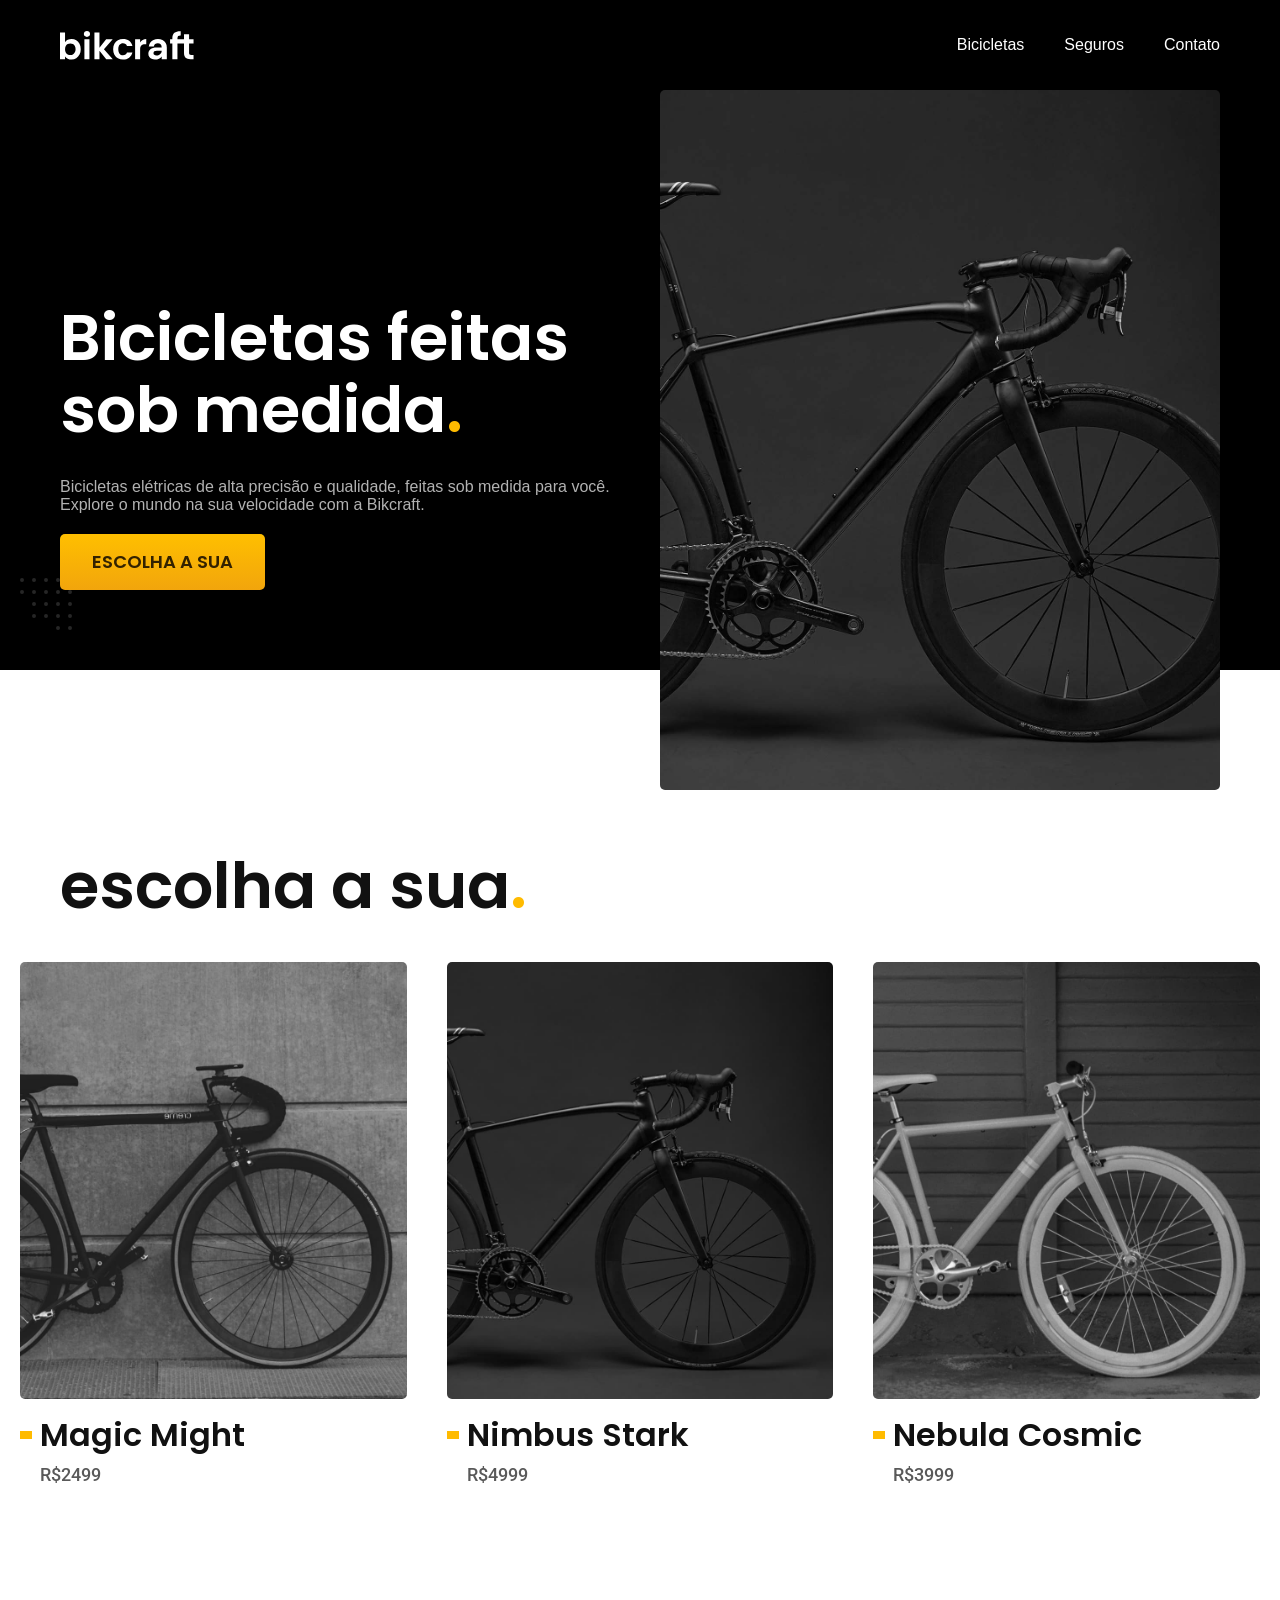
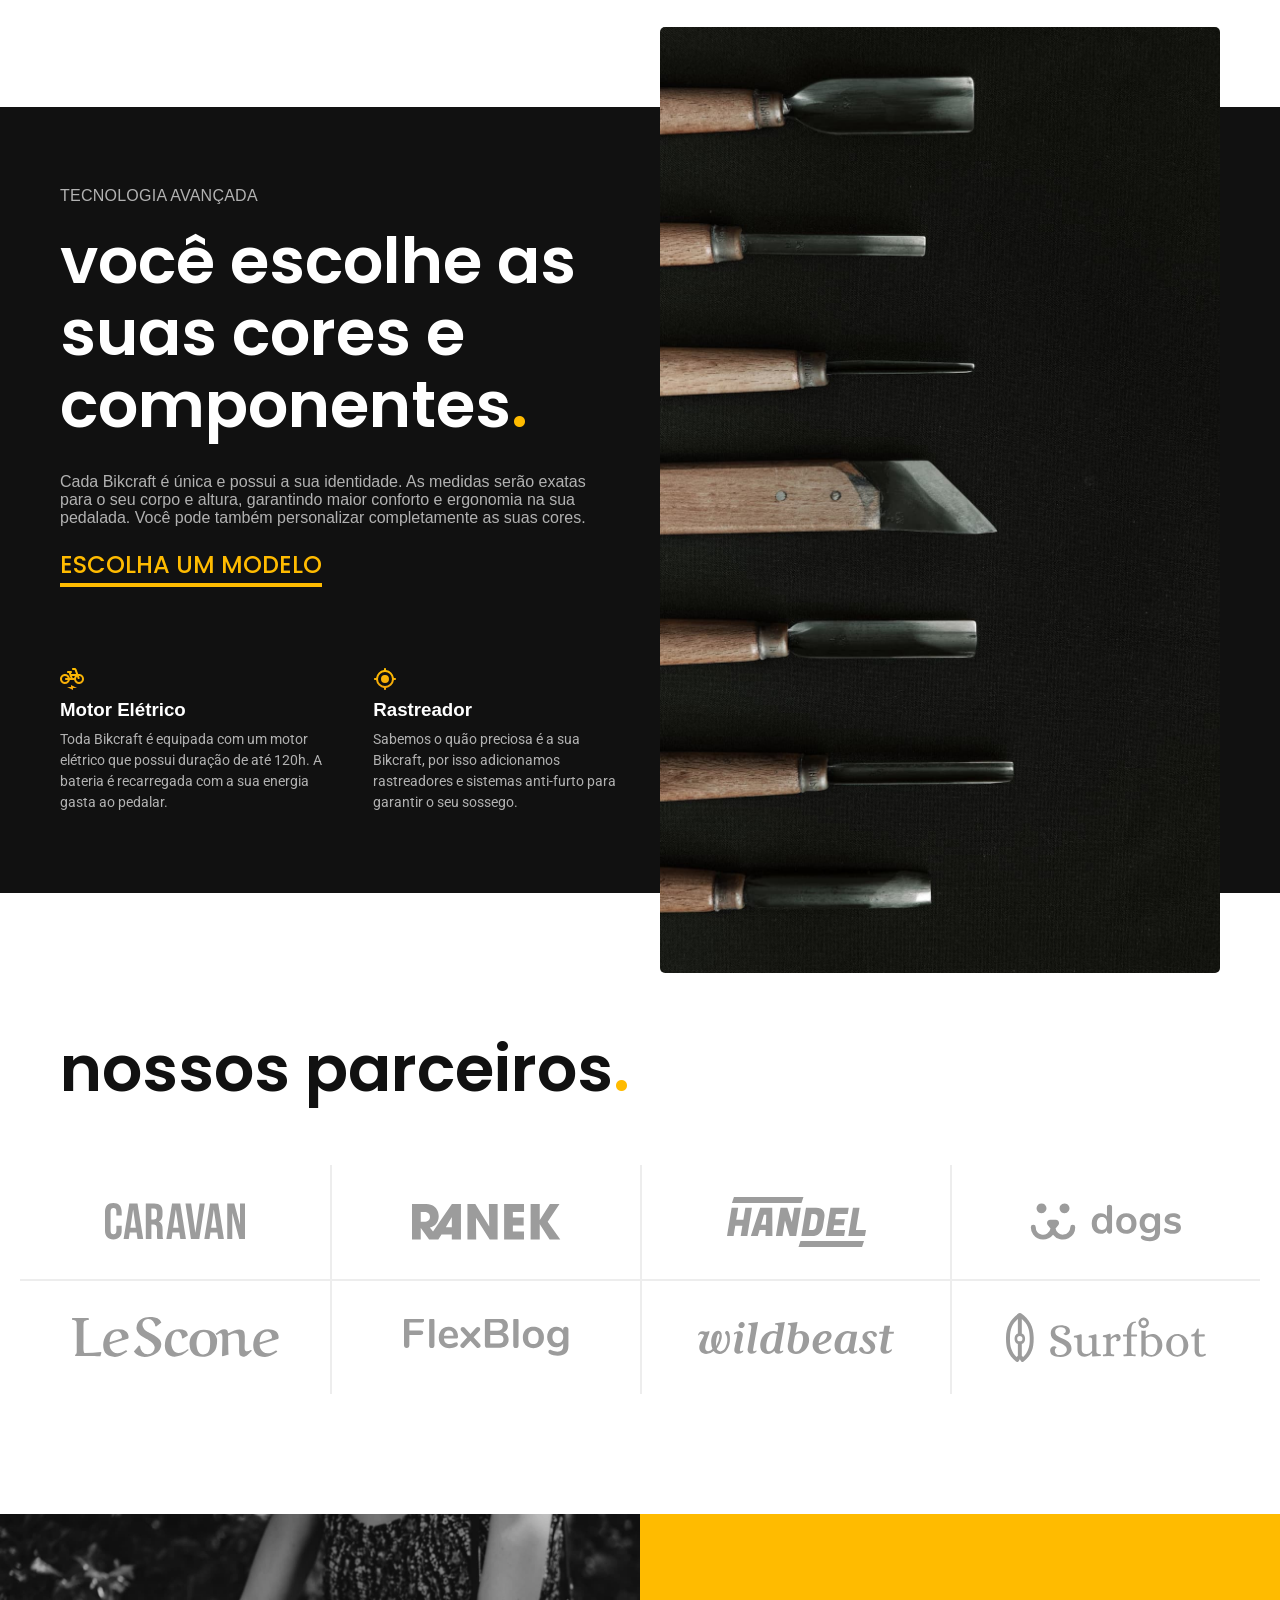
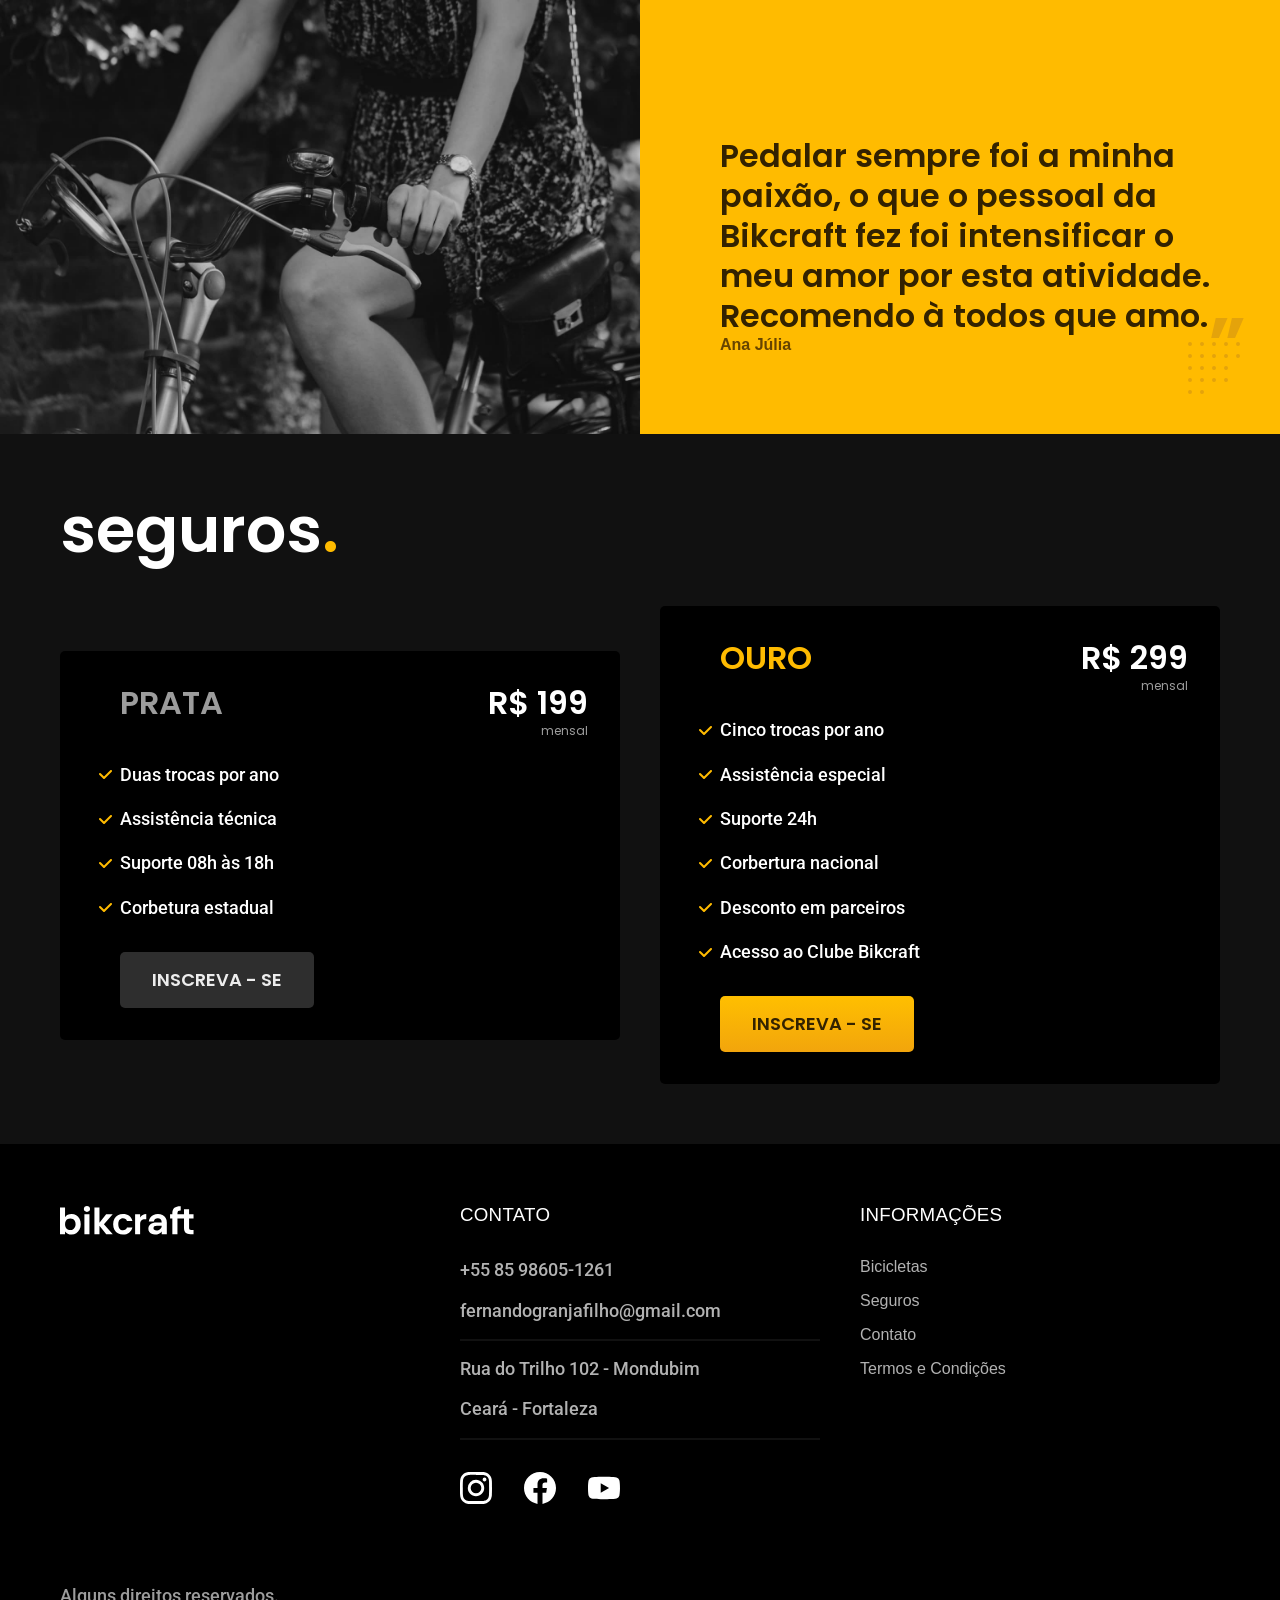
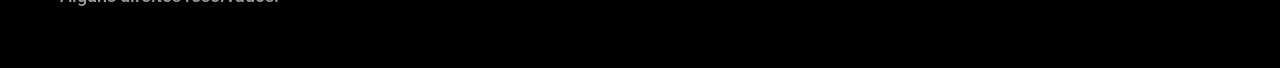
<file: index.html>
<!DOCTYPE html>
<html lang="pt-br">
<head>
    <meta charset="UTF-8">
    <meta name="viewport" content="width=device-width, initial-scale=1.0">
    
    <link rel="icon" href="./favicon.svg" type="svg+xml">
    <meta name="description" content="Bicicletas elétricas de alta precisão e qualidade, feitas sob medida para você. Explore o mundo na sua velocidade com a Bikcraft.">

    <link rel="preload" href="./css/style.min.css">
    <link rel="stylesheet" href="./css/style.min.css">

    <link rel="preconnect" href="https://fonts.googleapis.com">
    <link rel="preconnect" href="https://fonts.gstatic.com" crossorigin>
    <link href="https://fonts.googleapis.com/css2?family=Merriweather:ital,wght@1,900&family=Poppins:wght@500;600&family=Roboto:wght@400;500&display=swap" rel="stylesheet">
    <title>Bikcraft - Bicicletas Elétricas</title>

    <script>document.documentElement.classList.add('js');</script>
</head>
<body>
    <header class="header-bg">
        <div class="header container">
            <a href="./index.html"><img src="./img/bikcraft.svg" width="136" height="32" alt="Logo"></a>
            <nav aria-label="primaria">
                <ul class="header-menu font-1-m cor-0" aria-label="Menu Principal">
                    <li><a href="./bicicletas.html">Bicicletas</a></li>
                    <li><a href="./seguros.html">Seguros</a></li>
                    <li><a href="./contato.html">Contato</a></li>
                </ul>
            </nav>
        </div>
    </header>

    <main class="introduçao-bg">
        <div class="introduçao container">
            <div class="introduçao-conteudo">
                <h1 class="font-1-xxl cor-0 fadeIndown" data-anime="200">
                <h1 class="font-1-xxl cor-0 " data-anime="200">
                Bicicletas feitas sob medida<span class="cor-p1">.</span>
                </h1>
                <p class="font-2-l cor-5 fadeIndown" data-anime="400">Bicicletas elétricas de alta precisão e qualidade, feitas sob medida para você. Explore o mundo na sua velocidade com a Bikcraft.</p>
                <a class="botao fadeIndown" data-anime="600" href="./bicicletas.html">Escolha a sua</a>
            </div>
            <picture class="fadeIndown" data-anime="800">
                <source media="(max-width: 800px)" srcset="./img/bicicletas/nimbus.jpg">
                <img src="./img/fotos/introducao.jpg" width="1280" height="1600" alt="Bicicleta elétrica preta">
            </picture>
        </div>
    </main>

    <article class="bicicletas-lista">
        <h2 class=" container font-1-xxl">escolha a sua<span class="cor-p1">.</span></h2>

        <ul>
            <li>
                <a href="./Bicicletas/magic.html">
                    <img src="./img/bicicletas/magic-home.jpg" width="920" height="1040" alt="Bicicleta Magic Might">
                    <h3 class="font-1-xl">Magic Might</h3>
                    <span class="font-2-m cor-8">R$2499</span>
                </a>
            </li>

            <li>
                <a href="./Bicicletas/nimbus.html">
                    <img src="./img/bicicletas/nimbus-home.jpg" width="920" height="1040"  alt="Bicicleta Nimbus Stark">
                    <h3 class="font-1-xl">Nimbus Stark</h3>
                    <span class="font-2-m cor-8">R$4999</span>
                </a>
            </li>
            <li>
                <a href="./Bicicletas/nebula.html">
                    <img src="./img/bicicletas/nebula-home.jpg" width="920" height="1040"  alt="Bicicleta Nebula Cosmic">
                    <h3 class="font-1-xl">Nebula Cosmic</h3>
                    <span class="font-2-m cor-8">R$3999</span>
                </a>
            </li>
        </ul>
    </article>

    <article class="tecnologia-bg">
        <div class="tecnologia container">
            <div class="tecnologia-conteudo">
                <span class="font-2-l-b cor-5">tecnologia avançada</span>
                <h2 class="font-1-xxl cor-0">você escolhe as suas cores e componentes<span class="cor-p1">.</span>
                </h2>
                <p class="font-2-l cor-5">Cada Bikcraft é única e possui a sua identidade. As medidas serão exatas para o seu corpo e altura, garantindo maior conforto e ergonomia na sua pedalada. Você pode também personalizar completamente as suas cores.</p>
                <a class="link" href="./bicicletas.html">escolha um modelo</a>
                <div class="tecnologia-vantagens">
                    <div>
                        <img src="./img/icones/eletrica.svg" width="24" height="24"  alt="Ícone de Motor Elétrico">
                        <h3 class="font-1-m cor-0">Motor Elétrico</h3>
                        <p class="font-2-s cor-5">Toda Bikcraft é equipada com um motor elétrico que possui duração de até 120h. A bateria é recarregada com a sua energia gasta ao pedalar.</p>
                    </div>
                    <div>
                        <img src="./img/icones/rastreador.svg" width="24" height="24" alt="Ícone de Rastreador">
                        <h3 class="font-1-m cor-0">Rastreador</h3>
                        <p class="font-2-s cor-5">Sabemos o quão preciosa é a sua Bikcraft, por isso adicionamos rastreadores e sistemas anti-furto para garantir o seu sossego.</p>
                    </div>
                </div>   
            </div>
            <div class="tecnologia-imagem"> 
                <img src="./img/fotos/tecnologia.jpg" width="1200" height="1920" alt="Ferramentas de tecnologia"> 
            </div>
        </div>
    </article>

    <section class="parceiros" aria-label="nossos parceiros">
        <h2 class=" container  font-1-xxl">nossos parceiros<span  class="cor-p1">.</span></h2>
        <ul>
            <li> <img src="./img/parceiros/caravan.svg" width="140" height="38" alt="caravan"></li>
            <li> <img src="./img/parceiros/ranek.svg" width="149" height="36" alt="ranek"></li>
            <li> <img src="./img/parceiros/handel.svg" width="139" height="50" alt="handel"></li>
            <li> <img src="./img/parceiros/dogs.svg" width="152" height="39" alt="dogs"></li>
            <li> <img src="./img/parceiros/lescone.svg" width="208" height="41" alt="lescone"></li>
            <li> <img src="./img/parceiros/flexblog.svg" width="165" height="38" alt="flexblog"></li>
            <li><img src="./img/parceiros/wildbeast.svg" width="196" height="34" alt="wildbeast"></li>
            <li> <img src="./img/parceiros/surfbot.svg" width="200" height="49" alt="surfbot"></li>
        </ul> 
    </section>

    <section class="depoimento" aria-label="Depoimento">
        <div>
            <img src="./img/fotos/depoimento.jpg" width="1560" height="1360" alt="pessoa pedalando uma bicicleta">
        </div>
        <div class="depoimento-conteudo">
            <blockquote class="font-1-xl cor-p5">
                <p>Pedalar sempre foi a minha paixão, o que o pessoal da Bikcraft fez foi intensificar o meu amor por esta atividade. Recomendo à todos que amo.</p>
            </blockquote>
            <span class="font-1-m-b cor-p4">Ana Júlia</span>
        </div>
    </section>

    <article class="seguros-bg">
        <div class="seguros container">
            <h2 class="font-1-xxl cor-0">seguros<span class="cor-p1">.</span></h2>
            <div class="seguros-item">
                <h3 class="font-1-xl cor-6">PRATA</h3>
                <span class="font-1-xl cor-0">R$ 199 <span class="font-1-xs cor-6">mensal</span></span>
                <ul class="font-2-m cor-0">
                    <li>Duas trocas por ano</li> 
                    <li>Assistência técnica</li>
                    <li>Suporte 08h às 18h</li>
                    <li>Corbetura estadual</li>
                </ul>
                <a class="botao secundario" href="./orçamento.html">INSCREVA - SE</a>
            </div>

            <div class="seguros-item">
                <h3 class="font-1-xl cor-p1">OURO</h3>
                <span class="font-1-xl cor-0">R$ 299 <span class="font-1-xs cor-6">mensal</span></span>
                <ul class="font-2-m cor-0">
                    <li>Cinco trocas por ano</li>
                    <li>Assistência especial</li>
                    <li>Suporte 24h</li>
                    <li>Corbertura nacional</li>
                    <li>Desconto em parceiros</li>
                    <li>Acesso ao Clube Bikcraft</li>
                </ul>
                <a class="botao" href="./orçamento.html">INSCREVA - SE</a>
            </div>
        </div>
    </article>

    <footer class="footer-bg">
        <div class="footer container">
            <img src="./img/bikcraft.svg" width="136" height="32" alt="Bikcraft">
            <div class="footer-contato">
                <h3 class="font-2-l-b cor-0">Contato</h3>
                <ul class="font-2-m cor-5">
                    <li><a href="tel:+5585986051261"></a>+55 85 98605-1261</li>
                    <li><a href="mailto:fernandogranjafilho@gmail.com"></a>fernandogranjafilho@gmail.com</li>
                    <li>Rua do Trilho 102 - Mondubim</li>
                    <li>Ceará - Fortaleza</li>
                </ul>
                <div class="footer-redes">
                    <a href="./">
                        <img src="./img/redes/instagram.svg" width="32" height="32" alt="Instagram">
                    </a>
                    <a href="./">
                        <img src="./img/redes/facebook.svg" width="32" height="32" alt="Facebook">
                    </a>
                    <a href="./">
                        <img src="./img/redes/youtube.svg" width="32" height="32" alt="Youtube">
                    </a>
                </div>
            </div>
            <div class="footer-informaçoes">
                <h3 class="font-2-l-b cor-0">Informações</h3>
                <nav>
                    <ul class="font-1-m cor-5">
                        <li>
                            <a href="./bicicletas.html">Bicicletas</a>
                        </li>
                        <li>
                            <a href="./seguros.html">Seguros</a>
                        </li>
                        <li>
                            <a href="./contato.html">Contato</a>
                        </li>
                        <li>
                            <a href="./termos.html">Termos e Condições</a>
                        </li>
                    </ul>
                </nav>
            </div>
            <p class="footer-copy font-2-m cor-6">Alguns direitos reservados.</p>
        </div>
    </footer>
    <script src="./js/plugins/simple-anime.js"></script>
    <script src="./js/script.js"></script>
</body>
</html>
</file>
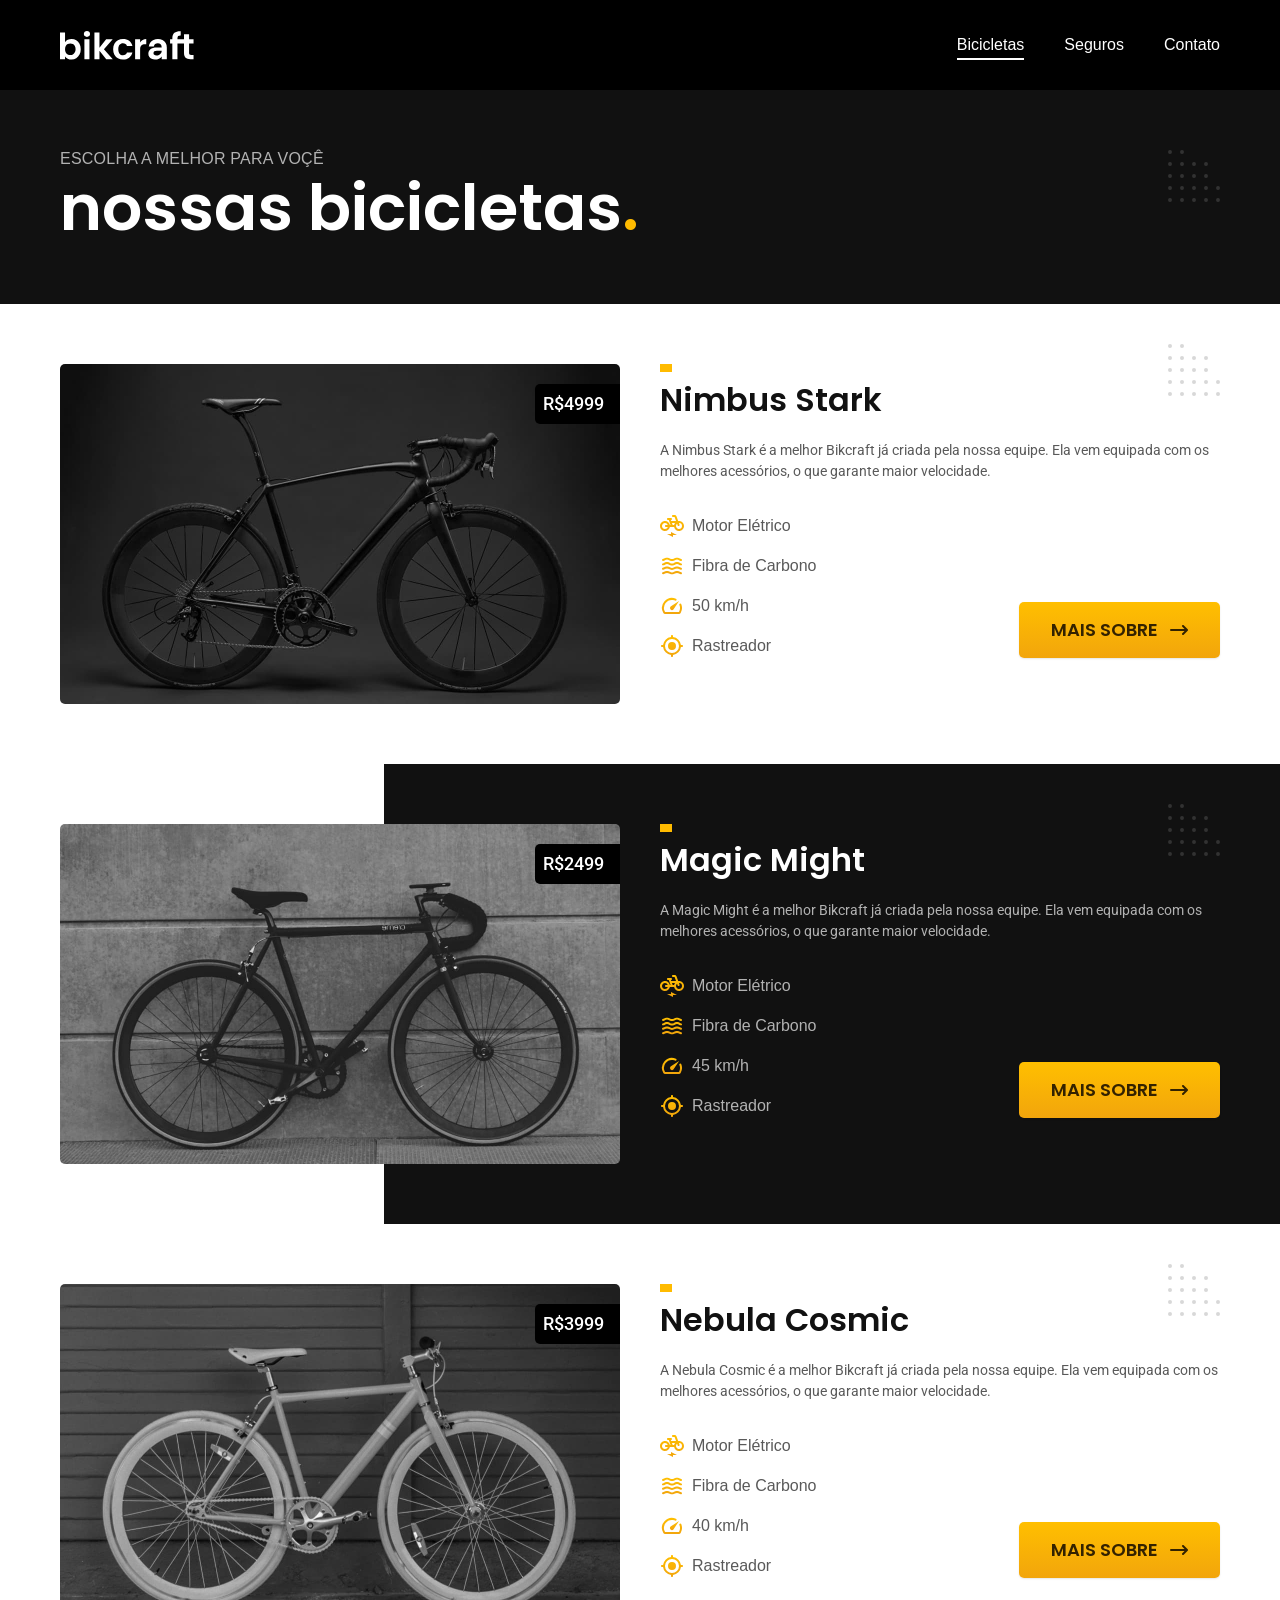
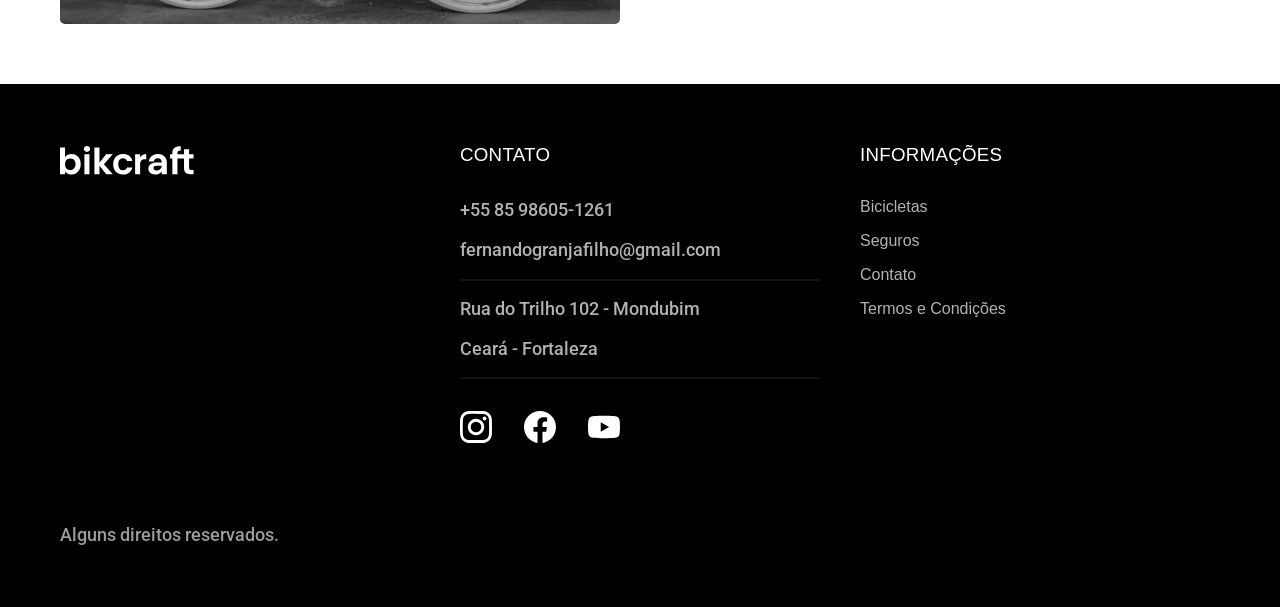
<file: bicicletas.html>
<!DOCTYPE html>
<html lang="pt-br">
<head>
    <meta charset="UTF-8">
    <meta name="viewport" content="width=device-width, initial-scale=1.0">
    <link rel="icon" href="./favicon.svg" type="svg+xml">
    <meta name="description" content="Nossas Bicicletas.">
    <link rel="preload" href="./css/style.min.css">
    <link rel="stylesheet" href="./css/style.min.css">
    <link rel="preconnect" href="https://fonts.googleapis.com">
    <link rel="preconnect" href="https://fonts.gstatic.com" crossorigin>
    <link href="https://fonts.googleapis.com/css2?family=Merriweather:ital,wght@1,900&family=Poppins:wght@500;600&family=Roboto:wght@400;500&display=swap" rel="stylesheet">
    <title>Bicicletas | Bikcraft</title>
<script>document.documentElement.classList.add('js');</script>
</head>
<body id="bicicletas">
    <header class="header-bg">
        <div class="header container">
            <a href="./index.html"><img src="./img/bikcraft.svg" width="136" height="32" alt="Logo"></a>
            <nav aria-label="primaria">
                <ul class="header-menu font-1-m cor-0" aria-label="Menu Principal">
                    <li><a href="./bicicletas.html">Bicicletas</a></li>
                    <li><a href="./seguros.html">Seguros</a></li>
                    <li><a href="./contato.html">Contato</a></li>
                </ul>
            </nav>
        </div>
    </header>

    <main>
        <div class="titulo-bg">
            <div class="titulo container">
                <p class="font-2-l-b cor-5">Escolha a melhor para voçê</p>
                <h1 class="font-1-xxl cor-0">nossas bicicletas<span class="cor-p1">.</span></h1>
            </div>
        </div>

        <div class="bicicletas container">
            <div class="bicicletas-imagem">
                <img src="./img/bicicletas/nimbus.jpg" width="1120" height="680"alt="Bicicleta Preta">
                <span class="font-2-m cor-0">R$4999</span>
            </div>
            <div class="bicicletas-conteudo">
                <h2 class="font-1-xl">Nimbus Stark</h2>
                <p class="font-2-s cor-8">A Nimbus Stark é a melhor Bikcraft já criada pela nossa equipe. Ela vem equipada com os melhores acessórios, o que garante maior velocidade.</p>
                <ul class="font-1-m cor-8">
                    <li>
                        <img class="icone" src="./img/icones/eletrica.svg" width="24" height="24" alt="">
                        <span>Motor Elétrico</span>
                    </li>
                    <li>
                        <img class="icone" src="./img/icones/carbono.svg" width="24" height="24" alt="">
                        <span>Fibra de Carbono</span>
                    </li>
                    <li>
                        <img class="icone" src="./img/icones/velocidade.svg" width="24" height="24" alt="">
                        <span>50 km/h</span>
                    </li>
                    <li>
                        <img class="icone" src="./img/icones/rastreador.svg" width="24" height="24" alt="">
                        <span>Rastreador</span>
                    </li>
                </ul>
                <a class="botao seta" href="./bicicletas/nimbus.html">Mais Sobre</a>
            </div>
        </div>

        <div class="bicicletas-bg">
            <div class="bicicletas container">
                <div class="bicicletas-imagem">
                    <img src="./img/bicicletas/magic.jpg" width="1120" height="680" alt="Bicicleta Preta">
                    <span class="font-2-m cor-0">R$2499</span>
                </div>
                <div class="bicicletas-conteudo">
                    <h2 class="font-1-xl cor-0">Magic Might</h2>
                    <p class="font-2-s cor-5">A Magic Might é a melhor Bikcraft já criada pela nossa equipe. Ela vem equipada com os melhores acessórios, o que garante maior velocidade.</p>
                    <ul class="font-1-m cor-5">
                        <li>
                            <img class="icone" src="./img/icones/eletrica.svg" width="24" height="24" alt="">
                            <span>Motor Elétrico</span>
                        </li>
                        <li>
                            <img class="icone" src="./img/icones/carbono.svg" width="24" height="24" alt="">
                            <span>Fibra de Carbono</span>
                        </li>
                        <li>
                            <img class="icone" src="./img/icones/velocidade.svg" width="24" height="24" alt="">
                            <span>45 km/h</span>
                        </li>
                        <li>
                            <img class="icone" src="./img/icones/rastreador.svg" width="24" height="24" alt="">
                            <span>Rastreador</span>
                        </li>
                    </ul>
                    <a class="botao seta" href="./bicicletas/magic.html">Mais Sobre</a>
                </div>
            </div>
        </div>

        <div class="bicicletas container">
            <div class="bicicletas-imagem">
                <img src="./img/bicicletas/nebula.jpg" width="1120" height="680" alt="Bicicleta Preta">
                <span class="font-2-m cor-0">R$3999</span>
            </div>
            <div class="bicicletas-conteudo">
                <h2 class="font-1-xl">Nebula Cosmic</h2>
                <p class="font-2-s cor-8">A Nebula Cosmic é a melhor Bikcraft já criada pela nossa equipe. Ela vem equipada com os melhores acessórios, o que garante maior velocidade.</p>
                <ul class="font-1-m cor-8">
                    <li>
                        <img class="icone" src="./img/icones/eletrica.svg" width="24" height="24" alt="">
                        <span>Motor Elétrico</span>
                    </li>
                    <li>
                        <img class="icone" src="./img/icones/carbono.svg" width="24" height="24" alt="">
                        <span>Fibra de Carbono</span>
                    </li>
                    <li>
                        <img class="icone" src="./img/icones/velocidade.svg" width="24" height="24" alt="">
                        <span>40 km/h</span>
                    </li>
                    <li>
                        <img class="icone" src="./img/icones/rastreador.svg" width="24" height="24" alt="">
                        <span>Rastreador</span>
                    </li>
                </ul>
                <a class="botao seta" href="./bicicletas/nebula.html">Mais Sobre</a>
            </div>
        </div>
    </main>

    <footer class="footer-bg">
        <div class="footer container">
            <img src="./img/bikcraft.svg" width="136" height="32" alt="Bikcraft">
            <div class="footer-contato">
                <h3 class="font-2-l-b cor-0">Contato</h3>
                <ul class="font-2-m cor-5">
                    <li><a href="tel:+5585986051261"></a>+55 85 98605-1261</li>
                    <li><a href="mailto:fernandogranjafilho@gmail.com"></a>fernandogranjafilho@gmail.com</li>
                    <li>Rua do Trilho 102 - Mondubim</li>
                    <li>Ceará - Fortaleza</li>
                </ul>
                <div class="footer-redes">
                    <a href="./">
                        <img src="./img/redes/instagram.svg" width="32" height="32" alt="Instagram">
                    </a>
                    <a href="./">
                        <img src="./img/redes/facebook.svg" width="32" height="32" alt="Facebook">
                    </a>
                    <a href="./">
                        <img src="./img/redes/youtube.svg" width="32" height="32" alt="Youtube">
                    </a>
                </div>
            </div>
            <div class="footer-informaçoes">
                <h3 class="font-2-l-b cor-0">Informações</h3>
                <nav>
                    <ul class="font-1-m cor-5">
                        <li>
                            <a href="./bicicletas.html">Bicicletas</a>
                        </li>
                        <li>
                            <a href="./seguros.html">Seguros</a>
                        </li>
                        <li>
                            <a href="./contato.html">Contato</a>
                        </li>
                        <li>
                            <a href="./termos.html">Termos e Condições</a>
                        </li>
                    </ul>
                </nav>
            </div>
            <p class="footer-copy font-2-m cor-6">Alguns direitos reservados.</p>
        </div>
    </footer>
    
    <script src="./js/script.js"></script>
</body>
</html>
</file>
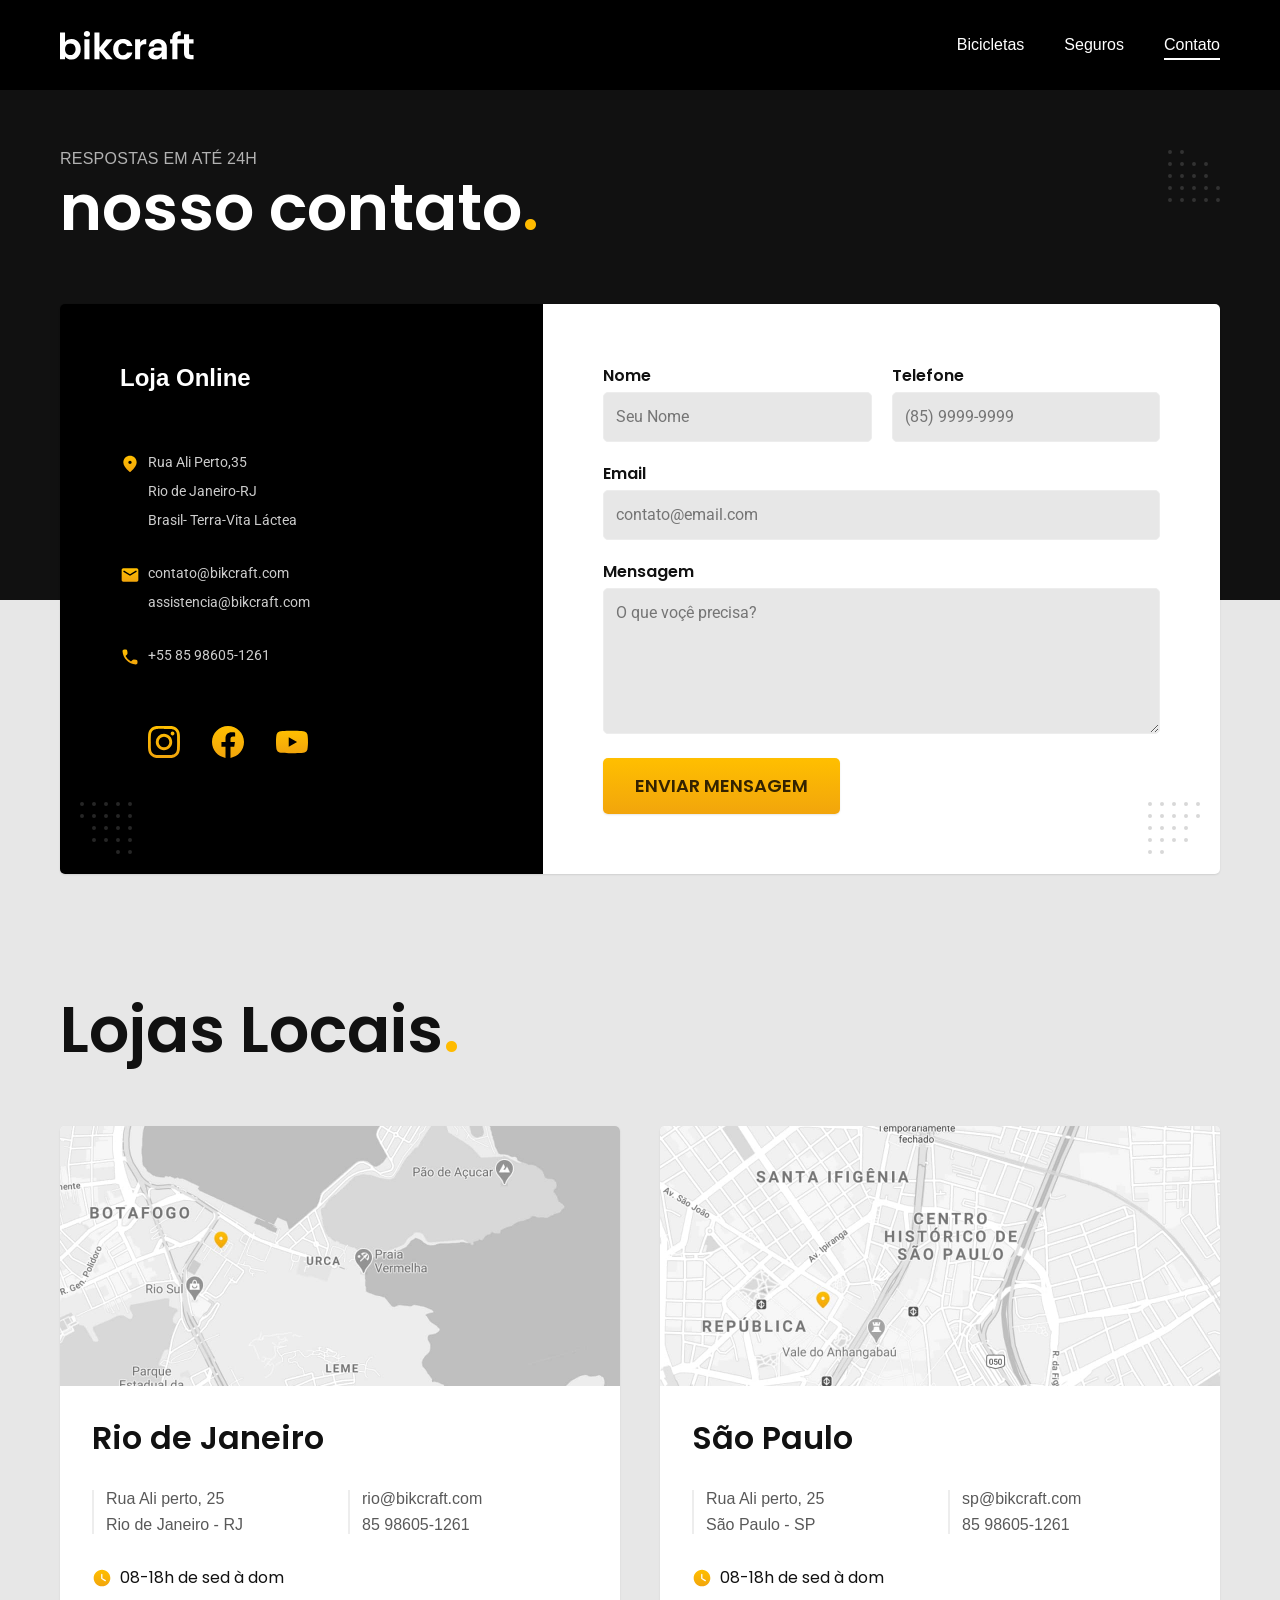
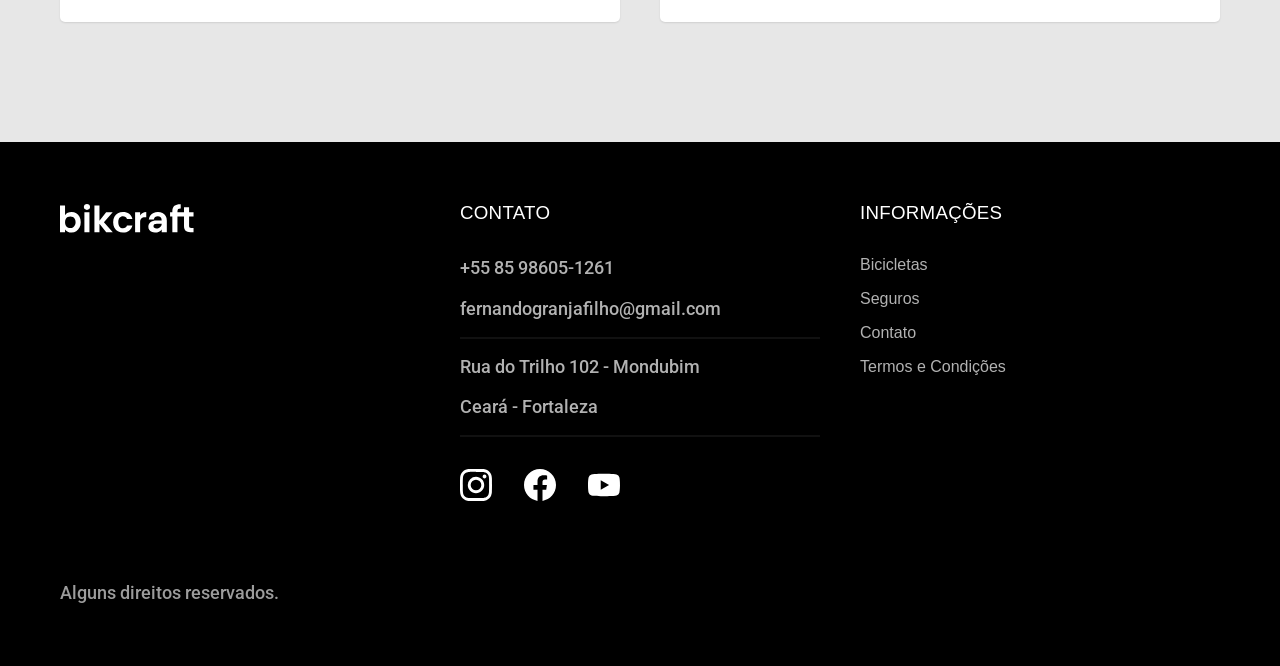
<file: contato.html>
<!DOCTYPE html>
<html lang="pt-br">
<head>
    <meta charset="UTF-8">
    <meta name="viewport" content="width=device-width, initial-scale=1.0">
    <link rel="icon" href="./favicon.svg" type="svg+xml">
    <meta name="description" content="Nossos Contatos.">
    <link rel="preload" href="./css/style.min.css">
    <link rel="stylesheet" href="./css/style.min.css">
    <link rel="preconnect" href="https://fonts.googleapis.com">
    <link rel="preconnect" href="https://fonts.gstatic.com" crossorigin>
    <link href="https://fonts.googleapis.com/css2?family=Merriweather:ital,wght@1,900&family=Poppins:wght@500;600&family=Roboto:wght@400;500&display=swap" rel="stylesheet">
    <title>Contatos | Bikcraft</title>
<script>document.documentElement.classList.add('js');</script>
</head>
<body id="contato">
    <header class="header-bg">
        <div class="header container">
            <a href="./index.html"><img src="./img/bikcraft.svg" width="136" height="32" alt="Logo"></a>
            <nav aria-label="primaria">
                <ul class="header-menu font-1-m cor-0" aria-label="Menu Principal">
                    <li><a href="./bicicletas.html">Bicicletas</a></li>
                    <li><a href="./seguros.html">Seguros</a></li>
                    <li><a href="./contato.html">Contato</a></li>
                </ul>
            </nav>
        </div>
    </header>

    <main>
        <div class="titulo-bg">
            <div class="titulo container">
                <p class="font-2-l-b cor-5">Respostas em até 24h</p>
                <h1 class="font-1-xxl cor-0">nosso contato<span class="cor-p1">.</span></h1>
            </div>
        </div>

        <div class="contato container">
            <section class="contato-dados" aria-label="Endereço">
                <h2 class="font-1-m cor-0">Loja Online</h2>
                <div class="contato-endereço font-2-s cor-4">
                    <p>Rua Ali Perto,35</p>
                    <p>Rio de Janeiro-RJ</p>
                    <p>Brasil- Terra-Vita Láctea</p>
                </div>
                <address class="contato-meios font-2-s cor-4">
                    <a href="mailto:contato@bikcraft.com">contato@bikcraft.com</a>
                    <a href="mailto:assistencia@bikcraft.com">assistencia@bikcraft.com</a>
                    <a href="tel:+5585986051261">+55 85 98605-1261</a>
                </address>
                <div class="contato-redes">
                    <a href="./">
                        <img src="./img/redes/instagram-p.svg" width="32" height="32" alt="Instagram">
                    </a>
                    <a href="./">
                        <img src="./img/redes/facebook-p.svg" width="32" height="32" alt="Facebook">
                    </a>
                    <a href="./">
                        <img src="./img/redes/youtube-p.svg" width="32" height="32" alt="Youtube">
                    </a>
                </div>
            </section>
            <section class="contato-formulario" aria-label="Formulário">
                <form class="form" action="./contato.html">
                    <div>
                        <label for="nome">Nome</label>
                        <input type="text" id="nome" name="nome" placeholder="Seu Nome">
                    </div>
                    <div>
                        <label for="nome">Telefone</label>
                        <input type="text" id="telefonet" name="telefone" placeholder="(85) 9999-9999">
                    </div>
                    <div class="col-2">
                        <label for="nome">Email</label>
                        <input type="email" id="emailt" name="email" placeholder="contato@email.com" required>
                    </div>
                    <div class="col-2">
                        <label for="nome">Mensagem</label>
                        <textarea rows="5" id="mensagem" name="mensagem" placeholder="O que voçê precisa?"></textarea> 
                    </div>
                    <button class="botao col-2">Enviar Mensagem</button>
                </form>
            </section>
        </div>
    </main>

    <article class="lojas container">
        <h2 class="font-1-xxl">Lojas Locais<span class="cor-p1">.</span></h2>
        <div class="lojas-item">
            <img src="./img/lojas/rj.jpg" width="1120" height="520" alt="Mapa marcando endereço em Rua Ali perto ,25 em Rio de Janeiro-RJ">
            <div class="lojas-conteudo">
                <h3 class="font-1-xl">Rio de Janeiro</h3>
                <div class="lojas-dados font -2-s cor-8">
                    <p>Rua Ali perto, 25</p>
                    <p>Rio de Janeiro - RJ</p>
                </div>
                <div class="lojas-dados font -2-s cor-8">
                    <a href="mailto:rio@bikcraft.com">rio@bikcraft.com</a>
                    <a href="tel:+5585986051261">85 98605-1261</a>
                </div>
                <p class="lojas-tempo font-1-s"> <img src="./img/icones/horario.svg" width="20" height="20" alt=""> 08-18h de sed à dom</p>
            </div>    
        </div>

        <div class="lojas-item">
            <img src="./img/lojas/sp.jpg" width="1120" height="520" alt="Mapa marcando endereço em Rua Ali perto ,25 em São Paulo-SP">
            <div class="lojas-conteudo">
                <h3 class="font-1-xl">São Paulo</h3>
                <div class="lojas-dados font -2-s cor-8">
                    <p>Rua Ali perto, 25</p>
                    <p>São Paulo - SP</p>
                </div>
                <div class="lojas-dados font -2-s cor-8">
                    <a href="mailto:sp@bikcraft.com">sp@bikcraft.com</a>
                    <a href="tel:+5585986051261">85 98605-1261</a>
                </div>
                <p class="lojas-tempo font-1-s"> <img src="./img/icones/horario.svg" width="20" height="20" alt=""> 08-18h de sed à dom</p>
            </div>    
        </div>
    </article>

    <footer class="footer-bg">
        <div class="footer container">
            <img src="./img/bikcraft.svg" width="136" height="32" alt="Bikcraft">
            <div class="footer-contato">
                <h3 class="font-2-l-b cor-0">Contato</h3>
                <ul class="font-2-m cor-5">
                    <li><a href="tel:+5585986051261"></a>+55 85 98605-1261</li>
                    <li><a href="mailto:fernandogranjafilho@gmail.com"></a>fernandogranjafilho@gmail.com</li>
                    <li>Rua do Trilho 102 - Mondubim</li>
                    <li>Ceará - Fortaleza</li>
                </ul>
                <div class="footer-redes">
                    <a href="./">
                        <img src="./img/redes/instagram.svg" width="32" height="32" alt="Instagram">
                    </a>
                    <a href="./">
                        <img src="./img/redes/facebook.svg" width="32" height="32" alt="Facebook">
                    </a>
                    <a href="./">
                        <img src="./img/redes/youtube.svg" width="32" height="32" alt="Youtube">
                    </a>
                </div>
            </div>
            <div class="footer-informaçoes">
                <h3 class="font-2-l-b cor-0">Informações</h3>
                <nav>
                    <ul class="font-1-m cor-5">
                        <li>
                            <a href="./bicicletas.html">Bicicletas</a>
                        </li>
                        <li>
                            <a href="./seguros.html">Seguros</a>
                        </li>
                        <li>
                            <a href="./contato.html">Contato</a>
                        </li>
                        <li>
                            <a href="./termos.html">Termos e Condições</a>
                        </li>
                    </ul>
                </nav>
            </div>
            <p class="footer-copy font-2-m cor-6">Alguns direitos reservados.</p>
        </div>
    </footer>

    <script src="./js/script.js"></script>
    <script src="./js/formulario.js"></script>
</body>
</html>
</file>
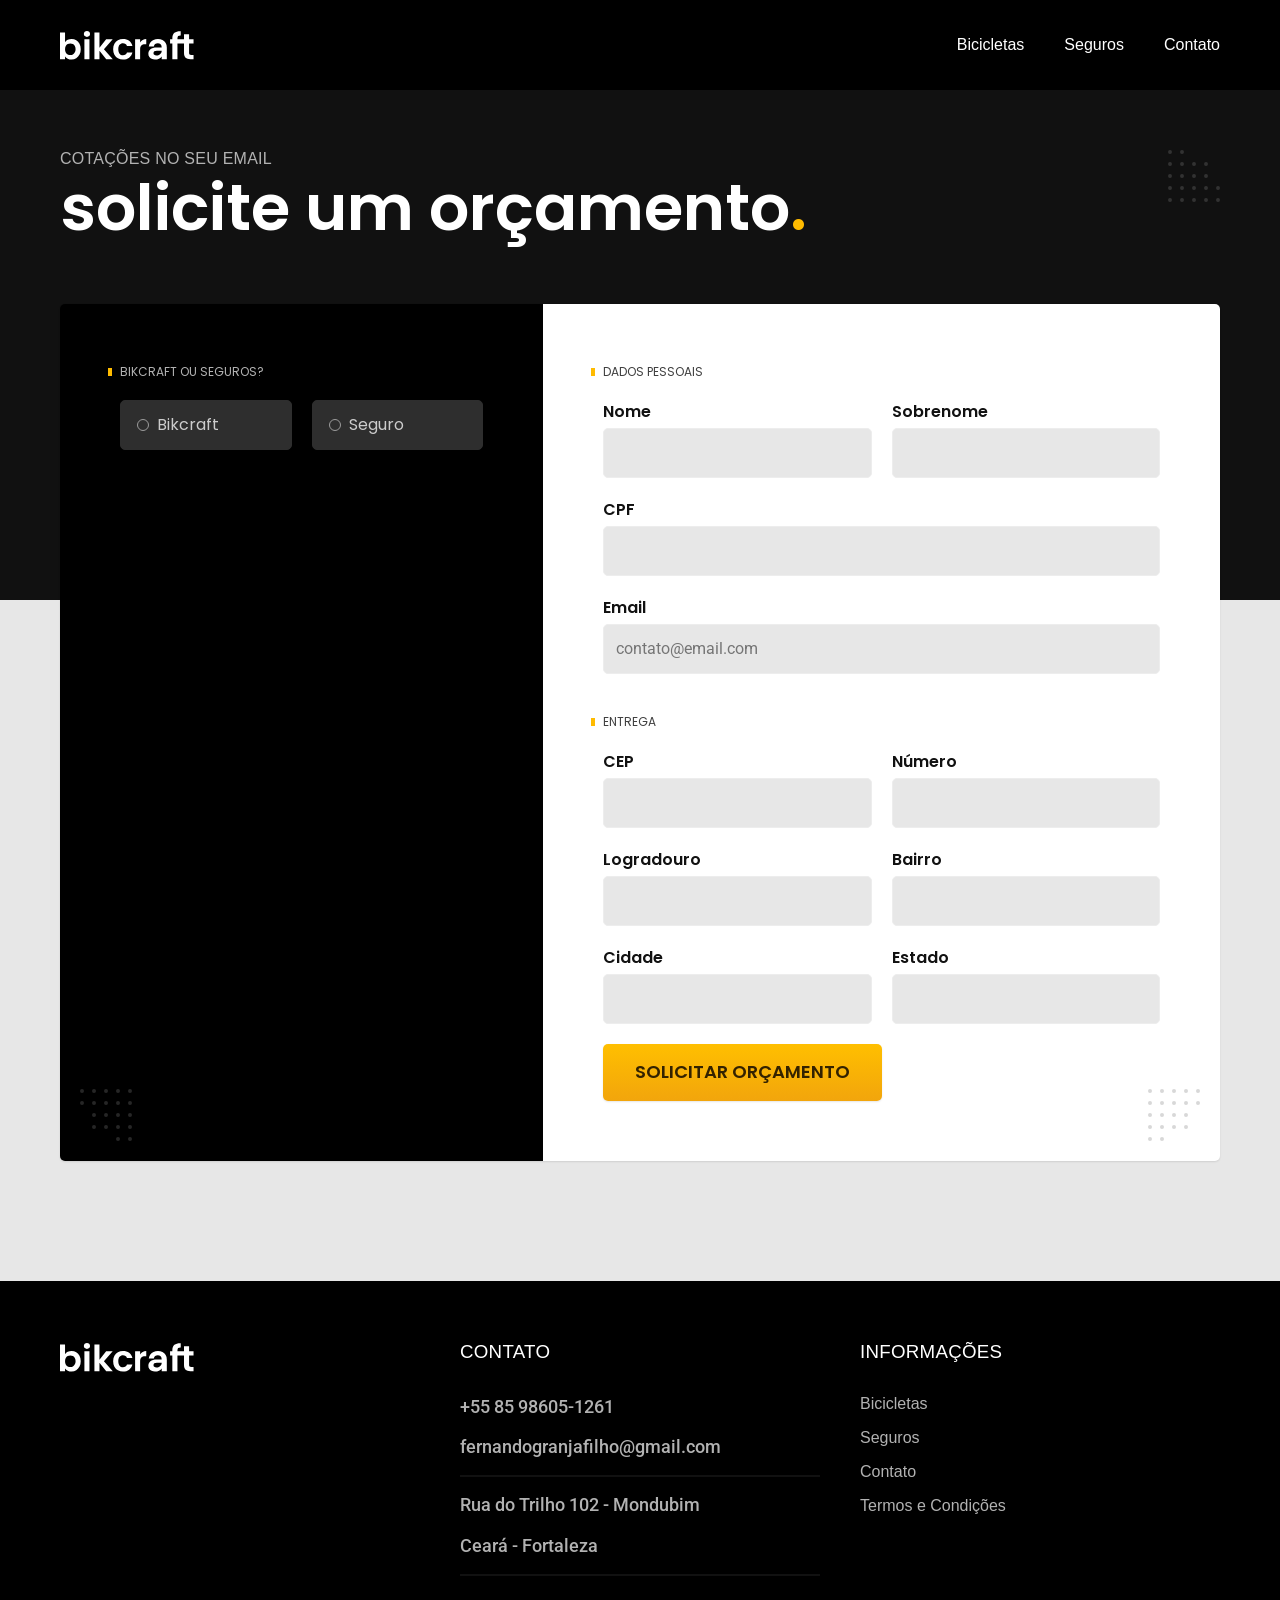
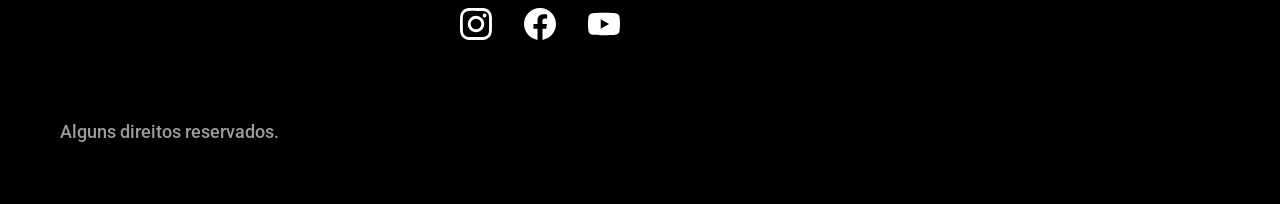
<file: orçamento.html>
<!DOCTYPE html>
<html lang="pt-br">
<head>
    <meta charset="UTF-8">
    <meta name="viewport" content="width=device-width, initial-scale=1.0">
    <link rel="icon" href="./favicon.svg" type="svg+xml">
    <meta name="description" content="Solicite um Orçamento.">
    <link rel="preload" href="./css/style.min.css">
    <link rel="stylesheet" href="./css/style.min.css">
    <link rel="preconnect" href="https://fonts.googleapis.com">
    <link rel="preconnect" href="https://fonts.gstatic.com" crossorigin>
    <link href="https://fonts.googleapis.com/css2?family=Merriweather:ital,wght@1,900&family=Poppins:wght@500;600&family=Roboto:wght@400;500&display=swap" rel="stylesheet">
    <title>Orçamento | Bikcraft</title>
<script>document.documentElement.classList.add('js');</script>
</head>
<body id="orçamento">
    <header class="header-bg">
        <div class="header container">
            <a href="./index.html"><img src="./img/bikcraft.svg" width="136" height="32" alt="Logo"></a>
            <nav aria-label="primaria">
                <ul class="header-menu font-1-m cor-0" aria-label="Menu Principal">
                    <li><a href="./bicicletas.html">Bicicletas</a></li>
                    <li><a href="./seguros.html">Seguros</a></li>
                    <li><a href="./contato.html">Contato</a></li>
                </ul>
            </nav>
        </div>
    </header>

    <main>
        <div class="titulo-bg">
            <div class="titulo container">
                <p class="font-2-l-b cor-5">Cotações no seu Email</p>
                <h1 class="font-1-xxl cor-0">solicite um orçamento<span class="cor-p1">.</span></h1>
            </div>
        </div>

        <form class="orçamento container" action="./">
            <div class="orçamento-produto">
                <h2 class="font-1-xs cor-5">Bikcraft ou Seguros?</h2>

                <input type="radio" name="tipo" value="bikcraft" id="bikcraft">
                <label for="bikcraft">Bikcraft</label>

                <input type="radio" name="tipo" value="seguro" id="seguro">
                <label for="seguro">Seguro</label>

                <div class="orçamento-conteudo" id="orçamento-bikcraft">
                    <h2 class="font-1-xs cor-5">Escolha a sua</h2>

                    <input type="radio" name="produto" value="nimbus" id="nimbus">
                    <label for="nimbus">Nimbus Stark <span>R$ 4999</span></label>
                    <div class="orçamento-detalhes">
                        <ul class="font-1-xs cor-8">
                            <li>
                                <img src="./img/icones/eletrica.svg" width="24" height="24" alt="">
                                Motor Elétrico
                            </li>
                            <li>
                                <img src="./img/icones/carbono.svg" width="24" height="24" alt="">
                                Fibra de Carbono
                            </li>
                            <li>
                                <img src="./img/icones/velocidade.svg" width="24" height="24" alt="">
                                50km/h
                            </li>
                            <li>
                                <img src="./img/icones/rastreador.svg" width="24" height="24" alt="">
                                Rastreador
                            </li>
                        </ul>
                        <img src="./img/bicicletas/nimbus.jpg" width="1120" height="680" alt="Bicicleta Preta">
                    </div>

                    <input type="radio" name="produto" value="magic" id="magic">
                    <label for="magic">Magic Might <span>R$ 2499</span></label>
                    <div class="orçamento-detalhes">
                        <ul class="font-1-xs cor-8">
                            <li>
                                <img src="./img/icones/eletrica.svg" width="24" height="24" alt="">
                                Motor Elétrico
                            </li>
                            <li>
                                <img src="./img/icones/carbono.svg" width="24" height="24" alt="">
                                Fibra de Carbono
                            </li>
                            <li>
                                <img src="./img/icones/velocidade.svg" width="24" height="24" alt="">
                                45km/h
                            </li>
                            <li>
                                <img src="./img/icones/rastreador.svg" width="24" height="24" alt="">
                                Rastreador
                            </li>
                        </ul>
                        <img src="./img/bicicletas/magic.jpg" width="1120" height="680" alt="Bicicleta Preta">
                    </div>

                    <input type="radio" name="produto" value="nebula" id="nebula">
                    <label for="nebula">Nebula Cosmic <span>R$ 3999</span></label>
                    <div class="orçamento-detalhes">
                        <ul class="font-1-xs cor-8">
                            <li>
                                <img src="./img/icones/eletrica.svg" width="24" height="24" alt="">
                                Motor Elétrico
                            </li>
                            <li>
                                <img src="./img/icones/carbono.svg" width="24" height="24" alt="">
                                Fibra de Carbono
                            </li>
                            <li>
                                <img src="./img/icones/velocidade.svg" width="24" height="24" alt="">
                                40km/h
                            </li>
                            <li>
                                <img src="./img/icones/rastreador.svg" width="24" height="24" alt="">
                                Rastreador
                            </li>
                        </ul>
                        <img src="./img/bicicletas/nebula.jpg" width="1120" height="680" alt="Bicicleta Preta">
                    </div>
                </div>

                <div class="orçamento-conteudo" id="orçamento-seguro">
                    <h2 class="font-1-xs cor-5">Escolha o plano</h2>

                    <input type="radio" name="produto" value="prata" id="prata">
                    <label for="prata">Prata <span>R$ 199</span></label>

                    <input type="radio" name="produto" value="ouro" id="ouro">
                    <label for="ouro">Ouro <span>R$ 299</span></label>
                </div>
            </div>

            <div class="orçamento-dados form">
                <h2 class="font-1-xs cor-9 col-2">Dados Pessoais</h2>
                <div>
                    <label for="nome">Nome</label>
                    <input type="text" id="nome" name="nome">
                </div> 
                <div>
                    <label for="sobrenome">Sobrenome</label>
                    <input type="text" id="sobrenomet" name="sobrenome">
                </div>
                <div class="col-2">
                    <label for="nome">CPF</label>
                    <input type="text" id="cpft" name="cpf">
                </div> 
                <div class="col-2">
                    <label for="email">Email</label>
                    <input type="email" id="emailt" name="email" placeholder="contato@email.com" required>
                </div>
                <h2 class="font-1-xs cor-9 col-2">Entrega</h2>
                <div>
                    <label for="cep">CEP</label>
                    <input type="text" id="cep" name="cep">
                </div>
                <div>
                    <label for="numero">Número</label>
                    <input type="text" id="numerot" name="numero">
                </div>
                <div>
                    <label for="logradouro">Logradouro</label>
                    <input type="text" id="logradourot" name="logradouro">
                </div>
                <div>
                    <label for="bairro">Bairro</label>
                    <input type="text" id="bairrot" name="bairro">
                </div>
                <div>
                    <label for="cidade">Cidade</label>
                    <input type="text" id="cidadet" name="cidade">
                </div>
                <div>
                    <label for="estado">Estado</label>
                    <input type="text" id="estadot" name="estado">
                </div>
                <button class="botao col-2">Solicitar Orçamento</button>
            </div>
        </form>
    </main>

    <footer class="footer-bg">
        <div class="footer container">
            <img src="./img/bikcraft.svg" width="136" height="32" alt="Bikcraft">
            <div class="footer-contato">
                <h3 class="font-2-l-b cor-0">Contato</h3>
                <ul class="font-2-m cor-5">
                    <li><a href="tel:+5585986051261"></a>+55 85 98605-1261</li>
                    <li><a href="mailto:fernandogranjafilho@gmail.com"></a>fernandogranjafilho@gmail.com</li>
                    <li>Rua do Trilho 102 - Mondubim</li>
                    <li>Ceará - Fortaleza</li>
                </ul>
                <div class="footer-redes">
                    <a href="./">
                        <img src="./img/redes/instagram.svg" width="32" height="32" alt="Instagram">
                    </a>
                    <a href="./">
                        <img src="./img/redes/facebook.svg" width="32" height="32" alt="Facebook">
                    </a>
                    <a href="./">
                        <img src="./img/redes/youtube.svg" width="32" height="32" alt="Youtube">
                    </a>
                </div>
            </div>
            <div class="footer-informaçoes">
                <h3 class="font-2-l-b cor-0">Informações</h3>
                <nav>
                    <ul class="font-1-m cor-5">
                        <li>
                            <a href="./bicicletas.html">Bicicletas</a>
                        </li>
                        <li>
                            <a href="./seguros.html">Seguros</a>
                        </li>
                        <li>
                            <a href="./contato.html">Contato</a>
                        </li>
                        <li>
                            <a href="./termos.html">Termos e Condições</a>
                        </li>
                    </ul>
                </nav>
            </div>
            <p class="footer-copy font-2-m cor-6">Alguns direitos reservados.</p>
        </div>
    </footer>
    
    <script src="./js/script.js"></script>
    <script src="./js/formulario.js"></script>

</body>
</html>
</file>
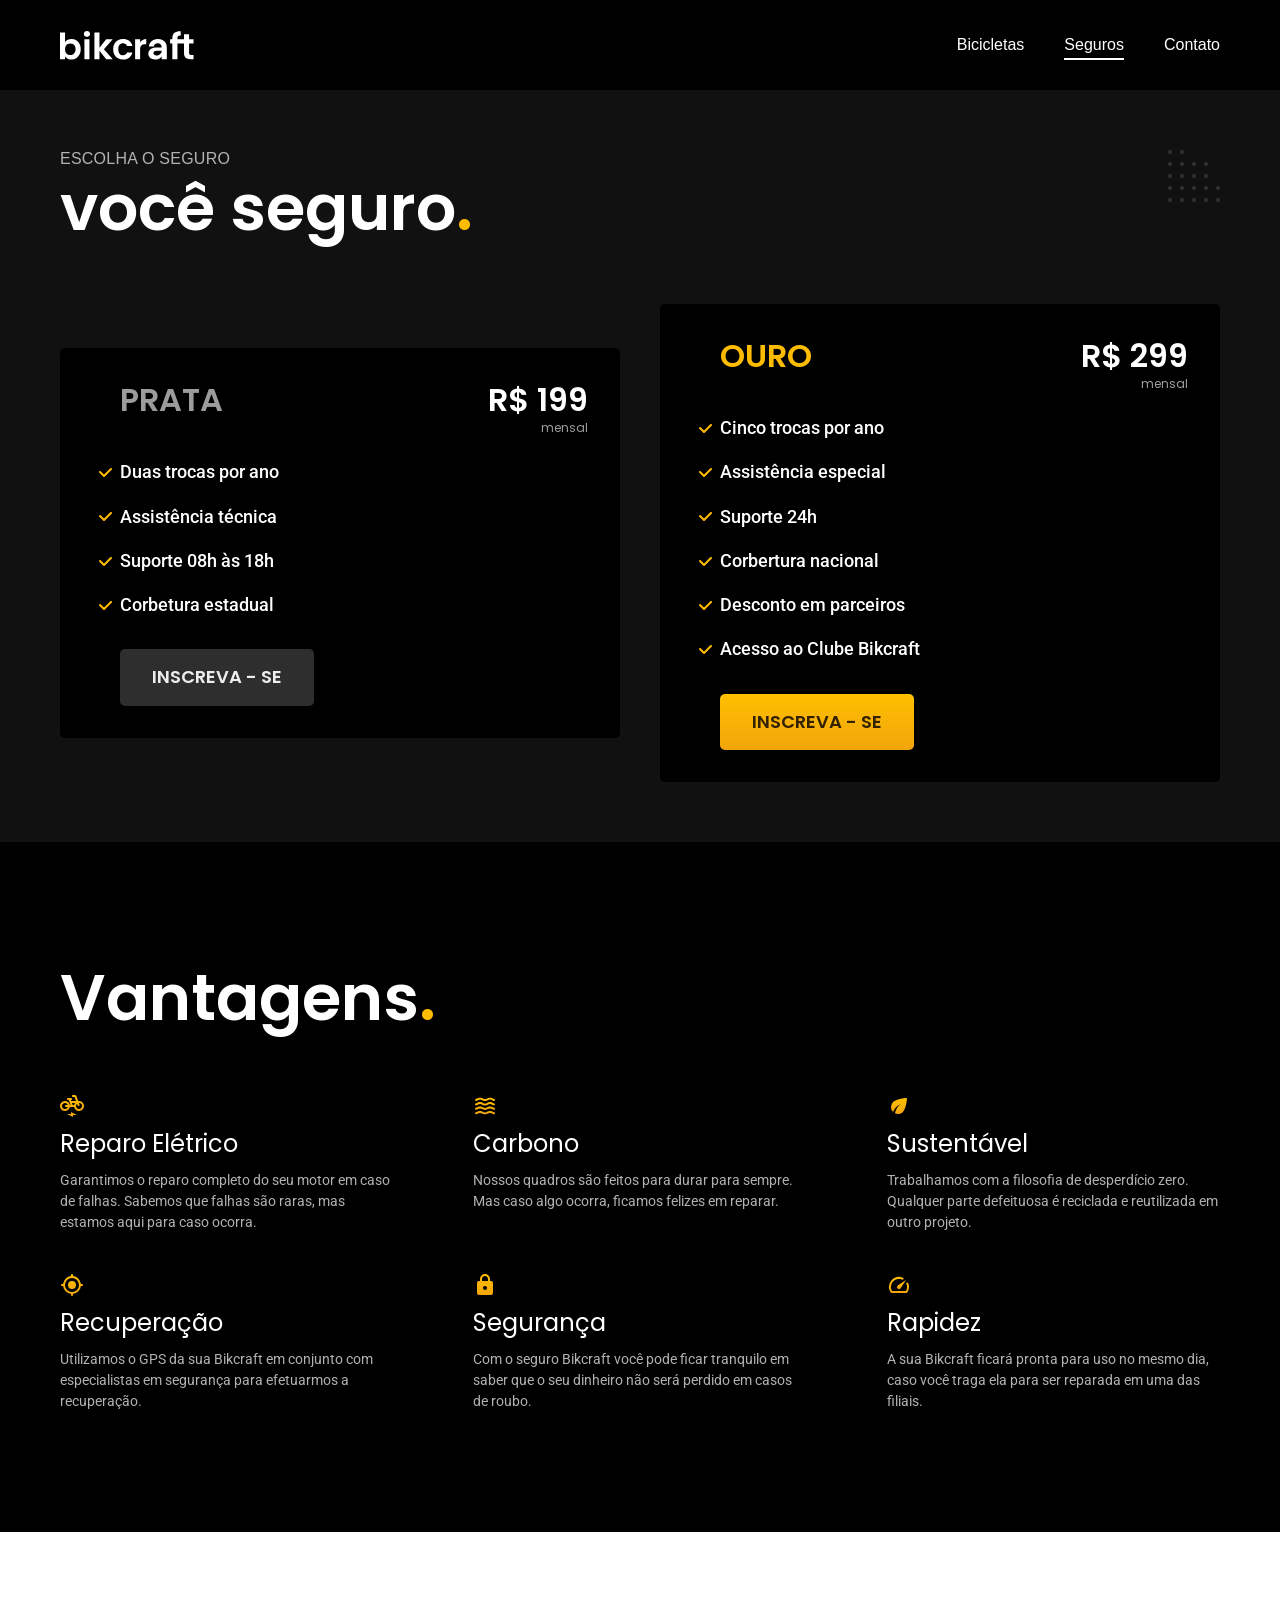
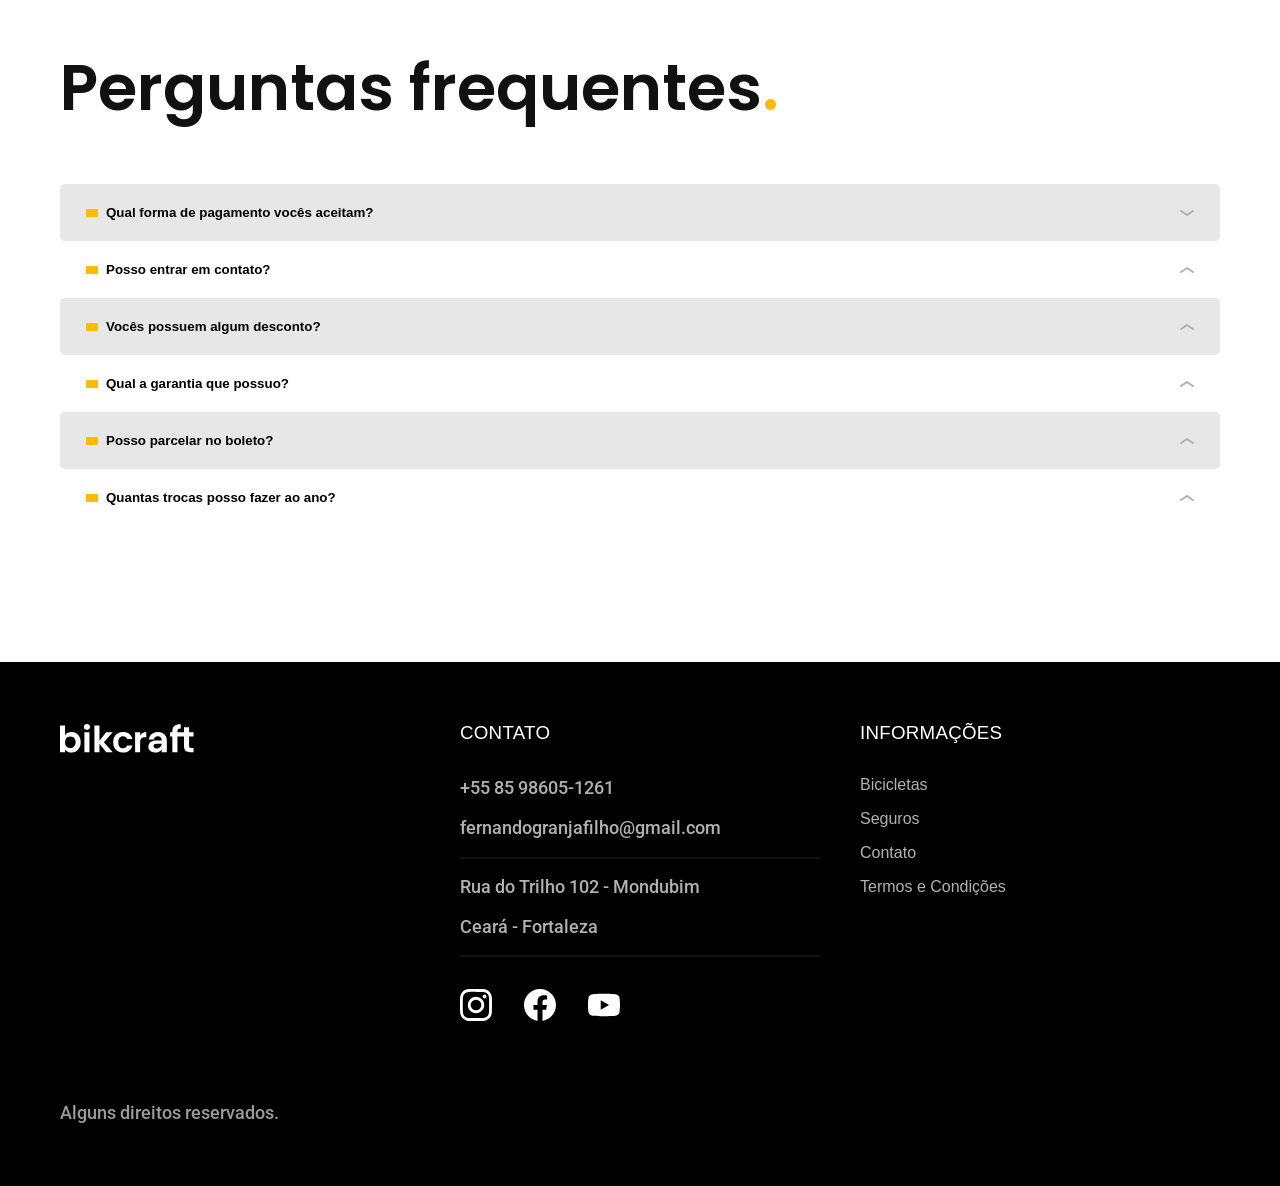
<file: seguros.html>
<!DOCTYPE html>
<html lang="pt-br">
<head>
    <meta charset="UTF-8">
    <meta name="viewport" content="width=device-width, initial-scale=1.0">
    <link rel="icon" href="./favicon.svg" type="svg+xml">
    <meta name="description" content="Nossos Seguros.">
    <link rel="preload" href="./css/style.min.css">
    <link rel="stylesheet" href="./css/style.min.css">
    <link rel="preconnect" href="https://fonts.googleapis.com">
    <link rel="preconnect" href="https://fonts.gstatic.com" crossorigin>
    <link href="https://fonts.googleapis.com/css2?family=Merriweather:ital,wght@1,900&family=Poppins:wght@500;600&family=Roboto:wght@400;500&display=swap" rel="stylesheet">
    <title>Seguros | Bikcraft</title>
<script>document.documentElement.classList.add('js');</script>
</head>
<body id="seguros">
    <header class="header-bg">
        <div class="header container">
            <a href="./index.html"><img src="./img/bikcraft.svg" width="136" height="32" alt="Logo"></a>
            <nav aria-label="primaria">
                <ul class="header-menu font-1-m cor-0" aria-label="Menu Principal">
                    <li><a href="./bicicletas.html">Bicicletas</a></li>
                    <li><a href="./seguros.html">Seguros</a></li>
                    <li><a href="./contato.html">Contato</a></li>
                </ul>
            </nav>
        </div>
    </header>

    <main class="seguros-bg">
        <div class="titulo-bg">
            <div class="titulo container">
                <p class="font-2-l-b cor-5">escolha o seguro</p>
                <h1 class="font-1-xxl cor-0">você seguro<span class="cor-p1">.</span></h1>
            </div>
        </div>

        <div class="seguros container">
            <div class="seguros-item fadeInLeft" data-anime="200">
                <h3 class="font-1-xl cor-6">PRATA</h3>
                <span class="font-1-xl cor-0">R$ 199 <span class="font-1-xs cor-6">mensal</span></span>
                <ul class="font-2-m cor-0">
                    <li>Duas trocas por ano</li> 
                    <li>Assistência técnica</li>
                    <li>Suporte 08h às 18h</li>
                    <li>Corbetura estadual</li>
                </ul>
                <a class="botao secundario" href="./orçamento.html?tipo=seguro&produto=prata">INSCREVA - SE</a>
            </div>

            <div class="seguros-item fadeInRight" data-anime="400">
                <h3 class="font-1-xl cor-p1">OURO</h3>
                <span class="font-1-xl cor-0">R$ 299 <span class="font-1-xs cor-6">mensal</span></span>
                <ul class="font-2-m cor-0">
                    <li>Cinco trocas por ano</li>
                    <li>Assistência especial</li>
                    <li>Suporte 24h</li>
                    <li>Corbertura nacional</li>
                    <li>Desconto em parceiros</li>
                    <li>Acesso ao Clube Bikcraft</li>
                </ul>
                <a class="botao" href="./orçamento.html?tipo=seguro&produto=ouro">INSCREVA - SE</a>
            </div>
        </div>
    </main>

    <article class="vantagens-bg">
        <div class="vantagens container">
           <h2 class="font-1-xxl cor-0">Vantagens<span class="cor-p1">.</span></h2> 
           <ul>
                <li>
                    <img src="./img/icones/eletrica.svg" width="24" height="24" alt="">
                    <h3 class="font-1-l cor-0">Reparo Elétrico</h3>
                    <p class="font-2-s cor-5">Garantimos o reparo completo do seu motor em caso de falhas. Sabemos que falhas são raras, mas estamos aqui para caso ocorra.</p>
                </li>
                <li>
                    <img src="./img/icones/carbono.svg" width="24" height="24" alt="">
                    <h3 class="font-1-l cor-0">Carbono</h3>
                    <p class="font-2-s cor-5">Nossos quadros são feitos para durar para sempre. Mas caso algo ocorra, ficamos felizes em reparar.</p>
                </li>
                <li>
                    <img src="./img/icones/sustentavel.svg" width="24" height="24" alt="">
                    <h3 class="font-1-l cor-0">Sustentável</h3>
                    <p class="font-2-s cor-5">Trabalhamos com a filosofia de desperdício zero. Qualquer parte defeituosa é reciclada e reutilizada em outro projeto.</p>
                </li>
                <li>
                    <img src="./img/icones/rastreador.svg" width="24" height="24" alt="">
                    <h3 class="font-1-l cor-0">Recuperação</h3>
                    <p class="font-2-s cor-5">Utilizamos o GPS da sua Bikcraft em conjunto com especialistas em segurança para efetuarmos a recuperação.</p>
                </li>
                <li>
                    <img src="./img/icones/seguro.svg" width="24" height="24" alt="">
                    <h3 class="font-1-l cor-0">Segurança</h3>
                    <p class="font-2-s cor-5">Com o seguro Bikcraft você pode ficar tranquilo em saber que o seu dinheiro não será perdido em casos de roubo.</p>
                </li>
                <li>
                    <img src="./img/icones/velocidade.svg" width="24" height="24" alt="">
                    <h3 class="font-1-l cor-0">Rapidez</h3>
                    <p class="font-2-s cor-5">A sua Bikcraft ficará pronta para uso no mesmo dia, caso você traga ela para ser reparada em uma das filiais.</p>
                </li>
            </ul>
        </div>
    </article>

    <article class="perguntas container">
        <h2 class="font-1-xxl">Perguntas frequentes<span class="cor-p1">.</span></h2>
        <dl>
            <div>
                <dt><button class="font-1-m-b" aria-controls="pergunta1" aria-expanded="true">Qual forma de pagamento vocês aceitam?</button></dt>
                <dd id="pergunta1" class="font-2-s cor-9" ativa>Aceitamos pagamentos parcelados em todos os cartões de crédito. Para pagamentos à vista também aceitarmos PIX e Boleto através do PagSeguro.</dd>
            </div>
            
            <div>
                <dt><button class="font-1-m-b" aria-controls="pergunta2" aria-expanded="false">Posso entrar em contato?</button></dt>
                <dd id="pergunta2" class="font-2-s cor-9">Aceitamos pagamentos parcelados em todos os cartões de crédito. Para pagamentos à vista também aceitarmos PIX e Boleto através do PagSeguro.</dd>
            </div>

            <div>
                <dt><button class="font-1-m-b" aria-controls="pergunta3" aria-expanded="false">Vocês possuem algum desconto?</button></dt>
                <dd id="pergunta3" class="font-2-s cor-9">Aceitamos pagamentos parcelados em todos os cartões de crédito. Para pagamentos à vista também aceitarmos PIX e Boleto através do PagSeguro.</dd>
            </div>

            <div>
                <dt><button class="font-1-m-b" aria-controls="pergunta4" aria-expanded="false">Qual a garantia que possuo?</button></dt>
                <dd id="pergunta4" class="font-2-s cor-9">Aceitamos pagamentos parcelados em todos os cartões de crédito. Para pagamentos à vista também aceitarmos PIX e Boleto através do PagSeguro.</dd>
            </div>

            <div>
                <dt><button class="font-1-m-b" aria-controls="pergunta5" aria-expanded="false">Posso parcelar no boleto?</button></dt>
                <dd id="pergunta5" class="font-2-s cor-9">Aceitamos pagamentos parcelados em todos os cartões de crédito. Para pagamentos à vista também aceitarmos PIX e Boleto através do PagSeguro.</dd>
            </div>

            <div>
                <dt><button class="font-1-m-b" aria-controls="pergunta6" aria-expanded="false">Quantas trocas posso fazer ao ano?</button></dt>
                <dd id="pergunta6" class="font-2-s cor-9">Aceitamos pagamentos parcelados em todos os cartões de crédito. Para pagamentos à vista também aceitarmos PIX e Boleto através do PagSeguro.</dd>
            </div>
        </dl>
    </article>

    <footer class="footer-bg">
        <div class="footer container">
            <img src="./img/bikcraft.svg" width="136" height="32" alt="Bikcraft">
            <div class="footer-contato">
                <h3 class="font-2-l-b cor-0">Contato</h3>
                <ul class="font-2-m cor-5">
                    <li><a href="tel:+5585986051261"></a>+55 85 98605-1261</li>
                    <li><a href="mailto:fernandogranjafilho@gmail.com"></a>fernandogranjafilho@gmail.com</li>
                    <li>Rua do Trilho 102 - Mondubim</li>
                    <li>Ceará - Fortaleza</li>
                </ul>
                <div class="footer-redes">
                    <a href="./">
                        <img src="./img/redes/instagram.svg" width="32" height="32" alt="Instagram">
                    </a>
                    <a href="./">
                        <img src="./img/redes/facebook.svg" width="32" height="32" alt="Facebook">
                    </a>
                    <a href="./">
                        <img src="./img/redes/youtube.svg" width="32" height="32" alt="Youtube">
                    </a>
                </div>
            </div>
            <div class="footer-informaçoes">
                <h3 class="font-2-l-b cor-0">Informações</h3>
                <nav>
                    <ul class="font-1-m cor-5">
                        <li>
                            <a href="./bicicletas.html">Bicicletas</a>
                        </li>
                        <li>
                            <a href="./seguros.html">Seguros</a>
                        </li>
                        <li>
                            <a href="./contato.html">Contato</a>
                        </li>
                        <li>
                            <a href="./termos.html">Termos e Condições</a>
                        </li>
                    </ul>
                </nav>
            </div>
            <p class="footer-copy font-2-m cor-6">Alguns direitos reservados.</p>
        </div>
    </footer>

    <script src="./js/plugins/simple-anime.js"></script>
    <script src="./js/script.js"></script>
</body>
</html>
</file>
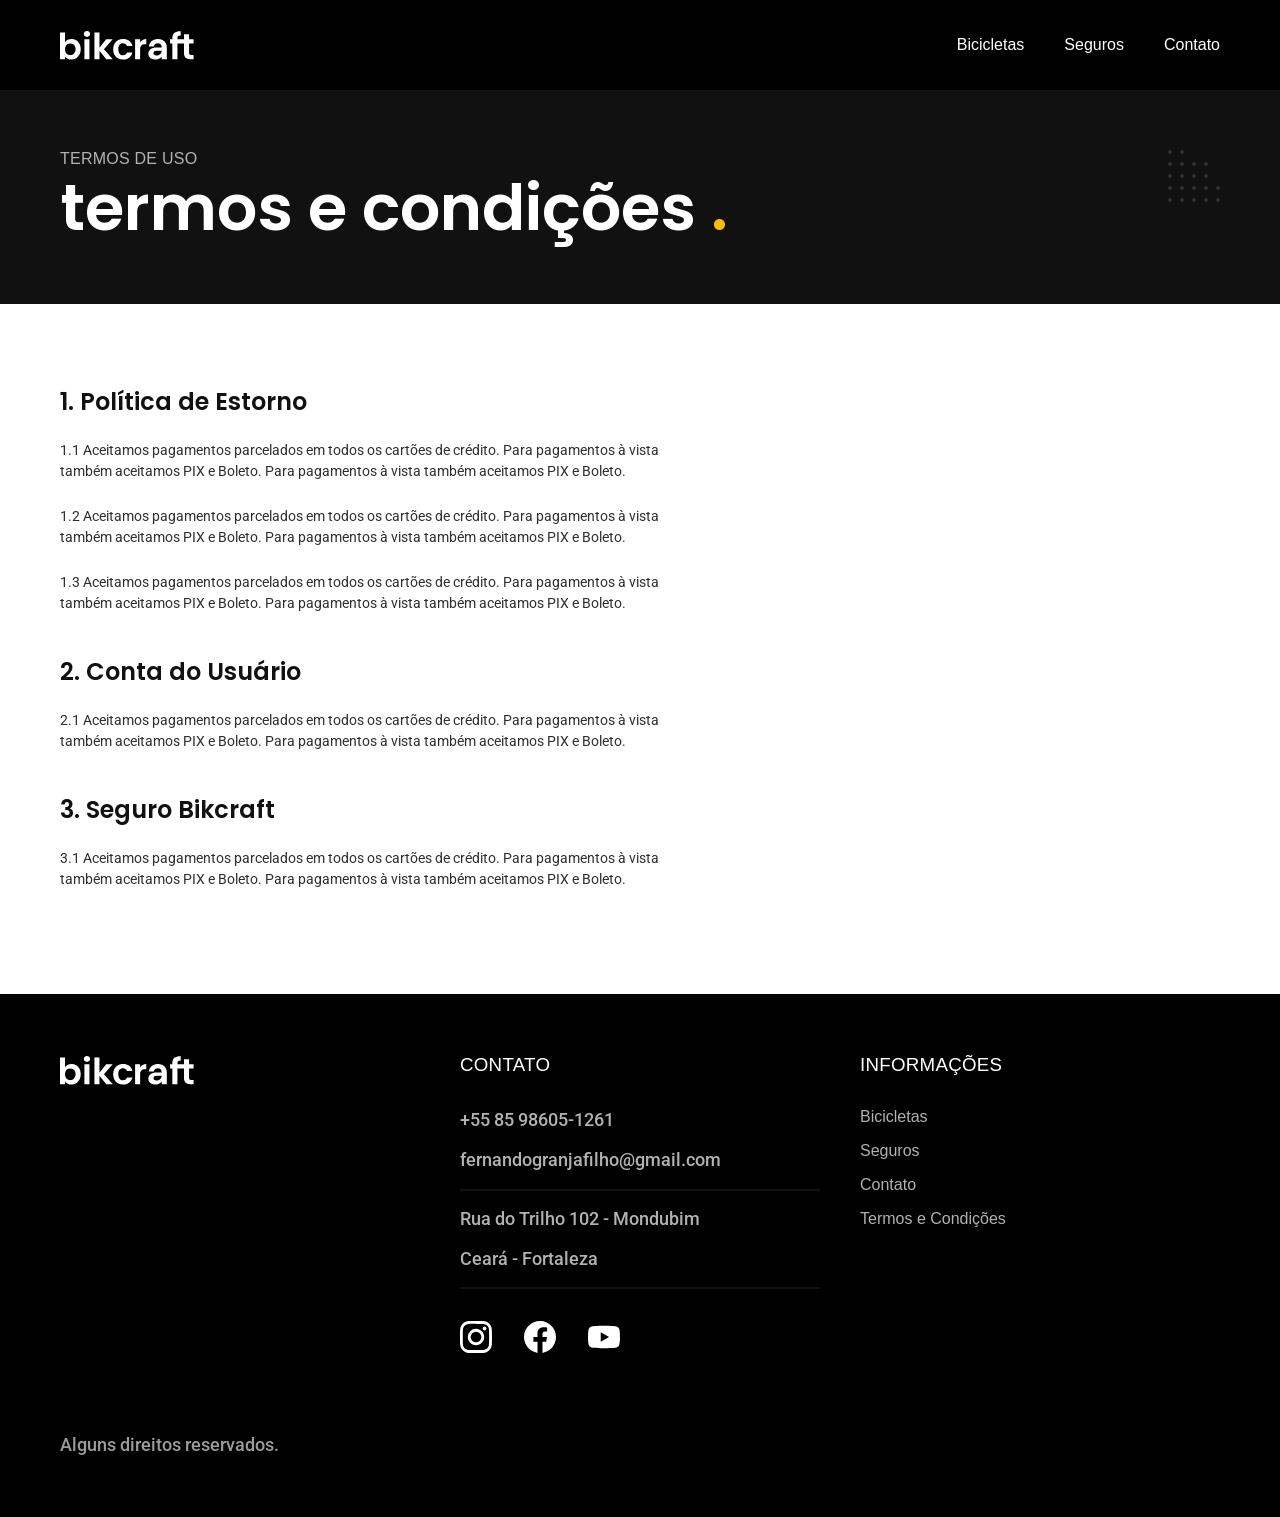
<file: termos.html>
<!DOCTYPE html>
<html lang="pt-br">
<head>
    <meta charset="UTF-8">
    <meta name="viewport" content="width=device-width, initial-scale=1.0">
    <link rel="icon" href="./favicon.svg" type="svg+xml">
    <meta name="description" content="Termos e Condições.">
    <link rel="preload" href="./css/style.min.css">
    <link rel="stylesheet" href="./css/style.min.css">
    <link rel="preconnect" href="https://fonts.googleapis.com">
    <link rel="preconnect" href="https://fonts.gstatic.com" crossorigin>
    <link href="https://fonts.googleapis.com/css2?family=Merriweather:ital,wght@1,900&family=Poppins:wght@500;600&family=Roboto:wght@400;500&display=swap" rel="stylesheet">
    <title>Termos e Condições | Bikcraft</title>
<script>document.documentElement.classList.add('js');</script>
</head>
<body id="termos">
    <header class="header-bg">
        <div class="header container">
            <a href="./index.html"><img src="./img/bikcraft.svg" width="136" height="32" alt="Logo"></a>
            <nav aria-label="primaria">
                <ul class="header-menu font-1-m cor-0" aria-label="Menu Principal">
                    <li><a href="./bicicletas.html">Bicicletas</a></li>
                    <li><a href="./seguros.html">Seguros</a></li>
                    <li><a href="./contato.html">Contato</a></li>
                </ul>
            </nav>
        </div>
    </header>

    <main>
        <div class="titulo-bg">
            <div class="titulo container">
                <p class="font-2-l-b cor-5">TERMOS DE USO</p>
                <h1 class="font-1-xxl cor-0">termos e condições <span class="cor-p1">.</span></h1>
            </div>
        </div>

        <div class="termos font-2-s cor-10 container">
            <h2 class="font-1-l cor-11">1. Política de Estorno</h2>
            <p>1.1 Aceitamos pagamentos parcelados em todos os cartões de crédito. Para pagamentos à vista também aceitamos PIX e Boleto. Para pagamentos à vista também aceitamos PIX e Boleto.</p>
            <p>1.2 Aceitamos pagamentos parcelados em todos os cartões de crédito. Para pagamentos à vista também aceitamos PIX e Boleto. Para pagamentos à vista também aceitamos PIX e Boleto.</p>
            <p>1.3 Aceitamos pagamentos parcelados em todos os cartões de crédito. Para pagamentos à vista também aceitamos PIX e Boleto. Para pagamentos à vista também aceitamos PIX e Boleto.</p>
            <h2 class="font-1-l cor-11">2. Conta do Usuário</h2>
            <p>2.1 Aceitamos pagamentos parcelados em todos os cartões de crédito. Para pagamentos à vista também aceitamos PIX e Boleto. Para pagamentos à vista também aceitamos PIX e Boleto.</p>
            <h2 class="font-1-l cor-11">3. Seguro Bikcraft</h2>
            <p>3.1 Aceitamos pagamentos parcelados em todos os cartões de crédito. Para pagamentos à vista também aceitamos PIX e Boleto. Para pagamentos à vista também aceitamos PIX e Boleto.</p>

        </div>
    </main>

    <footer class="footer-bg">
        <div class="footer container">
            <img src="./img/bikcraft.svg" width="136" height="32" alt="Bikcraft">
            <div class="footer-contato">
                <h3 class="font-2-l-b cor-0">Contato</h3>
                <ul class="font-2-m cor-5">
                    <li><a href="tel:+5585986051261"></a>+55 85 98605-1261</li>
                    <li><a href="mailto:fernandogranjafilho@gmail.com"></a>fernandogranjafilho@gmail.com</li>
                    <li>Rua do Trilho 102 - Mondubim</li>
                    <li>Ceará - Fortaleza</li>
                </ul>
                <div class="footer-redes">
                    <a href="./">
                        <img src="./img/redes/instagram.svg" width="32" height="32" alt="Instagram">
                    </a>
                    <a href="./">
                        <img src="./img/redes/facebook.svg" width="32" height="32" alt="Facebook">
                    </a>
                    <a href="./">
                        <img src="./img/redes/youtube.svg" width="32" height="32" alt="Youtube">
                    </a>
                </div>
            </div>
            <div class="footer-informaçoes">
                <h3 class="font-2-l-b cor-0">Informações</h3>
                <nav>
                    <ul class="font-1-m cor-5">
                        <li>
                            <a href="./bicicletas.html">Bicicletas</a>
                        </li>
                        <li>
                            <a href="./seguros.html">Seguros</a>
                        </li>
                        <li>
                            <a href="./contato.html">Contato</a>
                        </li>
                        <li>
                            <a href="./termos.html">Termos e Condições</a>
                        </li>
                    </ul>
                </nav>
            </div>
            <p class="footer-copy font-2-m cor-6">Alguns direitos reservados.</p>
        </div>
    </footer>
    
    <script src="./js/script.js"></script>
</body>
</html>
</file>
<file: css/style.min.css>
body{margin:0;font-family:Arial,Helvetica,sans-serif;color:#111}blockquote,dd,h1,h2,h3,h4,p,ul{margin:0}ul{padding:0;list-style:none}a{text-decoration:none;color:inherit}img{max-width:100%;height:auto;display:block}img[src$=".jpg"]{border-radius:5px}.font-1-xs{font:400 0.75rem/1.35 poppins,sans-serif}.font-2-xs{font:400 0.875rem/1.43 roboto,sans-serif}.font-1-s{font:400 1rem/1.5 poppins,sans-serif}.font-2-s{font:400 0.875rem/1.5 roboto,sans-serif}.font-1-m .font-1-m-b{font:400 1.125rem/1.35 poppins,sans-serif}.font-1-m-b{font-weight:600}.font-2-m{font:500 1.125rem/1.35 roboto,sans-serif}.font-1-l{font:400 1.5rem/1.5 poppins,sans-serif}.font-2-l .font-2-l-b{font:400 1.5rem/1.5 roboto,sans-serif}.font-2-l-b{font-weight:500;letter-spacing:.015em;text-transform:uppercase}.font-1-xl{font:600 2rem/1.25 poppins,sans-serif}.font-2-xl{font:500 2rem/1.25 roboto,sans-serif}.font-1-xxl{font:600 4rem/1.125 poppins,sans-serif}@media (max-width:1200px){.font-1-xxl{font-size:3rem}.font-2-l,.font-2-l-b{font-size:1.125rem}}@media (max-width:800px){.font-1-xxl{font-size:2rem}.font-1-xl,.font-2-xl{font-size:1.5rem}}:root{--cor-0:#ffffff;--cor-1:#e7e7e7;--cor-2:#ededed;--cor-3:#dedede;--cor-4:#cccccc;--cor-5:#b2b2b2;--cor-6:#9c9c9c;--cor-7:#717171;--cor-8:#595959;--cor-9:#404040;--cor-10:#2e2e2e;--cor-11:#111111;--cor-12:#000000;--cor-p1:#ffbb00;--cor-p2:#e4a30b;--cor-p3:#a66f00;--cor-p4:#664400;--cor-p5:#332200}.cor-0{color:var(--cor-0)}.cor-1{color:var(--cor-1)}.cor-2{color:var(--cor-2)}.cor-3{color:var(--cor-3)}.cor-4{color:var(--cor-4)}.cor-5{color:var(--cor-5)}.cor-6{color:var(--cor-6)}.cor-7{color:var(--cor-7)}.cor-8{color:var(--cor-8)}.cor-9{color:var(--cor-9)}.cor-10{color:var(--cor-10)}.cor-11{color:var(--cor-11)}.cor-12{color:var(--cor-12)}.cor-p1{color:var(--cor-p1)}.cor-p2{color:var(--cor-p2)}.cor-p3{color:var(--cor-p3)}.cor-p4{color:var(--cor-p4)}.cor-p5{color:var(--cor-p5)}.js .fadeIndown{transform:translate3d(0,-20px,0)}.js .fadeIndUp{transform:translate3d(0,20px,0)}.js .fadeInRight{transform:translate3d(20px,0,0)}.js .fadeInLeft{transform:translate3d(-20px,0,0)}.js [data-anime]{opacity:0}.js .anime{opacity:1;transform:none;transition:transform .8s,opacity .8s}.header-bg{background-color:var(--cor-12)}.header{display:flex;flex-wrap:wrap;gap:20px;justify-content:space-between;align-items:center;padding-top:20px;padding-bottom:20px}.header-menu{display:flex;flex-wrap:wrap;gap:40px}.header-menu a{display:inline-block;padding:16px 0;position:relative}.header-menu a:after{content:"";display:block;height:2px;width:0;background:var(--cor-0);margin-top:4px;transition:.3s;position:absolute}.header-menu a.ativo::after,.header-menu a:hover::after{width:100%}@media (max-width:800px){.header-menu{gap:20px}.header-menu a{background:var(--cor-11);padding:12px 16px;border-radius:5px}.header-menu a:hover{background-color:var(--cor-10)}.header a:after{display:none}}@media (max-width:600px){.header-menu{gap:12px}.header-menu a{padding:8px 12px;font-size:14px}}.footer-bg{background:var(--cor-12)}.footer{display:grid;grid-template-columns:1fr 1fr 1fr;gap:40px;padding-top:60px;padding-bottom:60px}.footer h3{margin-bottom:32px}.footer-contato ul{margin-bottom:32px}.footer-contato li:nth-child(2n):after{content:"";display:block;max-width:360px;height:2px;background:var(--cor-11);margin-top:16px}.footer li{margin-bottom:16px}.footer-redes{display:flex;gap:32px}.footer a:hover{color:var(--cor-0)}.footer-copy{grid-column:1/-1;margin-top:40px}@media (max-width:800px){.footer>img{display:none}.footer{grid-template-columns:1fr 1fr}}@media (max-width:600px){.footer{grid-template-columns:1fr;gap:60px}.footer-copy{margin-top:0}}.container{box-sizing:border-box;max-width:1200px;padding-left:20px;padding-right:20px;margin-left:auto;margin-right:auto}.botao{display:inline-block;padding:16px 32px;background:linear-gradient(#ffbf00,#f2a50c);border-radius:5px;box-shadow:0 1px 2px rgba(0,0,0,.1);text-transform:uppercase;color:#320;font:600 1.125rem/1.35 poppins,sans-serif;max-width:max-content;border:none;cursor:pointer}.botao:hover{background:linear-gradient(#ffb60d,#e59317)}.botao.secundario{background:var(--cor-10);color:var(--cor-2)}.botao.secundario:hover{background:var(--cor-9)}.botao.seta{display:flex;align-items:center}.botao.seta::after{content:"";display:inline-block;width:18px;height:10px;margin-left:12px;background:url(../img/icones/seta.svg);transition:transform .2s}.botao.seta:hover::after{transform:translateX(4px)}@media (max-width:600px){.botao{padding:12px 16px;font-size:1rem}}.link{display:inline-block;color:var(--cor-p1);font:500 1.5rem/1.5 poppins,sans-serif;text-transform:uppercase}.link::after{content:"";display:block;width:100%;height:4px;background-color:currentColor}.link:hover{color:var(--cor-0)}.titulo-bg{padding-top:60px;padding-bottom:60px;background-color:var(--cor-11)}.titulo{background:url(../img/dec/top-right.svg) no-repeat top right 20px}.titulo p{margin-bottom:4px}@media (max-width:800px){.titulo-bg{padding-top:40px;padding-bottom:40px}.TITULO P{font-size:1rem;text-transform:lowercase;font-weight:400}}.form{display:grid;grid-template-columns:1fr 1fr;gap:20px}.form label{display:block;font:600 1rem/1.5 poppins,sans-serif;margin-bottom:4px}.form .col-2{grid-column:span 2}.form input[type=email],.form input[type=text],.form textarea{font:400 1rem/1.5 roboto,sans-serif;background:var(--cor-1);border:1px solid var(--cor-2);padding:12px;border-radius:5px;width:100%;box-sizing:border-box}.form input[type=email]:focus,.form input[type=text]:focus,.form textarea:focus{outline:0;border-color:var(--cor-1);background:var(--cor-0);box-shadow:0 0 0 2px #fea}@media(max-width:600px){.form{grid-template-columns:1fr}.form .col-2{grid-column:1}}.introduçao-bg{background:var(--cor-12) url(../img/dec/bottom-left.svg) no-repeat bottom 160px left 20px;box-shadow:inset 0 -120px var(--cor-0)}.introduçao{display:grid;grid-template-columns:1fr 1fr;gap:0 40px}.introduçao-conteudo{align-self:end;padding-bottom:200px}.introduçao img{width:100%;height:100%;object-fit:cover;border-radius:5px}.introduçao h1{margin-bottom:32px}.introduçao p{margin-bottom:20px}.introduçao a{display:inline-block;padding:16px 32px;background:linear-gradient(#ffbf00,#f2a50c);border-radius:5px;box-shadow:0 1px 2px rgba(0,0,0,.1);text-transform:uppercase;color:var(--cor-p5);font-size:18px;line-height:1.33;font-family:poppins;font-weight:600}.introduçao a:hover{background:linear-gradient(#ffb60d,#e59317)}@media (max-width:800px){.introduçao-bg{background:var(--cor-11);padding-top:40px;box-shadow:inset 0 -60px var(--cor-0)}.introduçao{grid-template-columns:1fr;gap:32px}.introduçao-conteudo{padding-bottom:0}.introduçao h1{margin-bottom:16px}}@media (max-width:600px){.introduçao a{padding:12px 16px;font-size:16px}}.tecnologia-bg{background-color:var(--cor-11);box-shadow:inset 0 80px var(--cor-0),inset 0 -80px var(--cor-0)}.tecnologia{display:grid;grid-template-columns:1fr 1fr;gap:40px}.tecnologia-imagem img{width:100%;height:100%;object-fit:cover;object-position:left}.tecnologia-conteudo{padding-top:160px;padding-bottom:160px}.tecnologia-conteudo>span{display:block;margin-bottom:20px}.tecnologia-conteudo h2{margin-bottom:32px}.tecnologia-conteudo>p{margin-bottom:20px}.tecnologia-conteudo a{margin-bottom:80px}.tecnologia-vantagens{display:flex;gap:40px}.tecnologia-vantagens h3{margin-bottom:8px;width:max-content}.tecnologia-vantagens img{width:24px;margin-bottom:8px}@media (max-width:800px){.tecnologia-bg{box-shadow:initial}.tecnologia{grid-template-columns:1fr}.tecnologia-conteudo{padding-top:60px;padding-bottom:60px}.tecnologia-imagem{display:none}.tecnologia a{margin-bottom:60px}}@media (max-width:600px){.tecnologia-vantagens{flex-direction:column}}.parceiros{padding-top:60px;padding-bottom:120px}.parceiros h2{margin-bottom:60px}.parceiros ul{padding:0 20px;max-width:1400px;display:grid;grid-template-columns:repeat(4,1fr);margin:0 auto}.parceiros li{display:flex;padding:32px;border-left:2px solid var(--cor-2)}.parceiros img{margin:auto}.parceiros li:first-child,.parceiros li:nth-child(5){border-left:none}.parceiros li:nth-child(n+5){border-top:2px solid var(--cor-2)}@media (max-width:800px){.parceiros{padding-bottom:60px}.parceiros li{padding:20px}.parceiros h2{margin-bottom:20px}.parceiros ul{grid-template-columns:repeat(2 1fr)}.parceiros li:nth-child(n+3){border-top:2px solid var(--cor-2)}.parceiros li:nth-child(odd){border-left:none}}.depoimento{display:grid;grid-template-columns:1fr 1fr;background-color:var(--cor-p1);overflow:hidden}.depoimento img{width:100%;height:100%;object-fit:cover;border-radius:0}.depoimento-conteudo{padding:40px 40px 80px 80px;align-self:end;background:url(../img/dec/bottom-right-p.svg) no-repeat bottom 40px right 40px}.dpoimento-conteudo p{max-width:32ch;font-family:merriweather,serif;font-style:italic;font-weight:900;margin-bottom:32px;position:relative}.depoimento p::after,.depoimento p::before{font-size:5rem;color:var(--cor-p2);position:absolute}.depoimento p::before{content:"“";left:-50px;top:-20px}.depoimento p::after{content:"”"}@media (min-width:1200px){.depoimento img{max-height:520px}}@media (max-width:800px){.depoimento{grid-template-columns:1fr;text-align:center}.depoimento img{max-height:200px}.depoimento-conteudo{padding:40px 20px;justify-self:center}}.bicicletas-lista{padding-top:60px;padding-bottom:120px}.bicicletas-lista h2{margin-bottom:40px}.bicicletas-lista ul{display:flex;gap:40px;padding:0 20px 20px 20px;max-width:1400px;margin-left:auto;margin-right:auto;overflow-x:auto}#bicicleta .bicicletas-lista ul{padding:0 0 20px 0}.bicicletas-lista li{flex:1;min-width:280px}.bicicletas-lista a{display:block}.bicicletas-lista img{margin-bottom:16px}.bicicletas-lista h3{margin-bottom:8px;display:flex;align-items:center}.bicicletas-lista h3::before{content:"";display:inline-block;height:8px;width:12px;margin-right:8px;background-color:var(--cor-p1);transition:width .2s}.bicicletas-lista a:hover h3::before{width:24px}.bicicletas-lista li span{padding-left:20px}@media (max-width:800px){.bicicletas-lista{padding-bottom:60px}.bicicleta-lista ul{gap:20px}}.bicicletas-bg{background:linear-gradient(to right,var(--cor-0) 30%,var(--cor-11) 0)}.bicicletas{display:grid;grid-template-columns:1fr 1fr;gap:40px;padding-top:60px;padding-bottom:60px;background:url(../img/dec/top-right.svg) no-repeat top 40px right 20px}.bicicletas-imagem{display:grid}.bicicletas-imagem img{grid-area:1/1}.bicicletas-imagem span{grid-area:1/1;place-self:start end;margin-top:20px;background:var(--cor-12);display:inline-block;padding:8px 16px 8px 8px;border-radius:5px 0 0 5px}.bicicletas-conteudo{display:grid;grid-template-columns:1fr auto;align-content:start}.bicicletas h2,.bicicletas p{grid-column:1/-1}.bicicletas h2{margin-bottom:20px}.bicicletas h2::before{content:"";display:block;width:12px;height:8px;background-color:var(--cor-p1);margin-bottom:8px}.bicicletas p{margin-bottom:32px}.bicicletas a{place-self:end}.bicicletas li{display:flex;align-items:center}.bicicletas ul{display:grid;gap:16px}.bicicletas-conteudo img{width:24px;margin-right:8px}@media (max-width:800px){.bicicletas-bg{background:var(--cor11)}.bicicletas{grid-template-columns:1fr;gap:20px;padding-top:40px;padding-bottom:40px}}@media (max-width:600px){.bicicletas-conteudo{grid-template-columns:1fr}.bicicletas ul{font-size:1rem;grid-template-columns:1fr 1fr;margin-bottom:32px}.bicicletas a{place-self:start}}.bicicleta{display:grid;grid-template-columns:1fr 1fr;align-items:start;gap:40px;padding-top:60px;padding-bottom:60px}#bicicleta .titulo p{text-transform:uppercase}.bicicleta-imagem{display:flex;flex-wrap:wrap;gap:20px}.bicicleta-imagem img{flex:1;min-width:200px}.bicicleta-imagem img:first-child{min-width:100%}.bicicleta-conteudo>p{margin-bottom:32px}.bicicleta-comprar{display:grid;grid-template-columns:max-content auto;align-items:center;justify-items:start;gap:8px 12px;margin-bottom:40px}.bicicleta-comprar a{grid-row:span 2}.bicicleta-comprar span{display:flex;align-items:center;background-color:var(--cor-12);gap:8px;padding:4px 8px;border-radius:5px}.bicicleta-conteudo h2{text-transform:uppercase;letter-spacing:.015em;margin-bottom:12px}.bicicleta-ficha,.bicicleta-informaçoes{padding:32px;background-color:var(--cor-12);border-radius:5px}.bicicleta-informaçoes{margin-bottom:40px;display:grid;grid-template-columns:1fr 1fr;gap:32px}.bicicleta-informaçoes img{width:24px;margin-bottom:8px}.bicicleta-informaçoes h3{margin-bottom:8px}.bicicleta-ficha li{padding:4px 0;display:flex;justify-content:space-between;border-bottom:1px solid var(--cor-11)}.bicicleta-ficha li:last-child{border-bottom:none}.bicicleta-ficha span{color:var(--cor-6)}@media (max-width:800px){.bicicleta{grid-template-columns:1fr;padding-top:40px;padding-bottom:40px}.bicicleta-imagem{grid-row:2}}@media (max-width:400px){.bicicleta-informaçoes{grid-template-columns:1fr}.bicicleta-comprar{grid-template-columns:1fr}}.seguro-bg{background-color:var(--cor-11);box-shadow:inset 0 120px var(--cor-0),inset 0 -120px var(--cor-12)}.seguro{display:grid;grid-template-columns:1fr 1fr;gap:40px}.seguro-imagem img{width:100%;height:100%;object-fit:cover}.seguro-conteudo{padding-top:180px;padding-bottom:180px}.seguro h2{margin-bottom:32px}.seguro p{margin-bottom:20px}@media (max-width:800px){.seguro-bg{box-shadow:inset 0 -60px var(--cor-12)}.seguro{grid-template-columns:1fr}.seguro-conteudo{grid-row:1;padding-top:40px;padding-bottom:0}}.seguros-bg{background:var(--cor-11)}.seguros{padding-top:60px;padding-bottom:60px;display:grid;grid-template-columns:1fr 1fr;gap:40px;align-items:center}#seguros .seguros{padding-top:0}.seguros h2{grid-column:1/-1}.seguros-item{background-color:var(--cor-12);padding:32px 32px 32px 60px;display:grid;grid-template-columns:1fr auto;border-radius:5px}.seguros-item h3{margin-bottom:40px}.seguros-item span{grid-column:2;display:block;text-align:right}.seguros-item ul{grid-column:1/-1;margin-bottom:32px}.seguros-item li{display:flex;align-items:center;position:relative}.seguros-item li+li{margin-top:20px}.seguros-item li::before{content:"";display:inline-block;width:13px;height:9px;background-image:url(../img/icones/lista.svg);position:absolute;left:-21px}.seguros-item a{grid-column:1/-1}@media (max-width:800px){.seguros{grid-template-columns:1fr}}.vantagens-bg{background-color:var(--cor-12)}.vantagens{padding-top:120px;padding-bottom:120px}.vantagens h2{margin-bottom:60px}.vantagens ul{display:grid;grid-template-columns:repeat(auto-fit,minmax(280px,max-content));gap:40px 80px}.vantagens h3,.vantagens img{margin-bottom:8px}@media (max-width:800px){.vantagens{padding-top:60px;padding-bottom:60px}.vantagens h2{margin-bottom:40px}.vantagens ul{gap:20px}}.perguntas{padding-top:120px;padding-bottom:120px}.perguntas h2{margin-bottom:60px}.perguntas dl>div{padding:20px;border-radius:5px}.perguntas dl>div:nth-child(odd){background-color:var(--cor-1)}.perguntas button{display:grid;grid-template-columns:auto 1fr auto;align-items:center;gap:8px;cursor:pointer;border:none;background:0 0;width:100%;text-align:left}.perguntas button::before{content:"";display:inline-block;width:12px;height:8px;background-color:var(--cor-p1)}.perguntas button::after{content:"";display:inline-block;width:14px;height:6px;background:url(../img/icones/seta-abrir.svg);transition:.3s}.perguntas button:hover::after,.perguntas button[aria-expanded=true]::after{transform:rotate(180deg)}.js .perguntas dd{display:none}.js .perguntas dd.ativa{display:block}.perguntas dd{padding-left:20px;padding-top:16px;max-width:80ch}@media (max-width:800px){.perguntas{padding-top:60px;padding-bottom:60px}.perguntas h2{margin-bottom:40px}}.termos{padding-top:80px;padding-bottom:80px}.termos h2{font-weight:600;margin-bottom:20px}.termos p+h2{margin-top:40px}.termos p{max-width:75ch;margin-bottom:24px}#contato{background:linear-gradient(var(--cor-11) 600px,var(--cor-1) 0)}.contato{display:grid;grid-template-columns:5fr 7fr}.contato-dados,.contato-formulario{padding:60px;box-shadow:0 1px 2px rgba(0,0,0,.1)}.contato-dados{border-radius:5px 0 0 5px;background:var(--cor-12) url(../img/dec/bottom-left.svg) no-repeat bottom 20px left 20px}.contato-formulario{border-radius:0 5px 5px 0;background:var(--cor-0) url(../img/dec/bottom-right.svg) no-repeat bottom 20px right 20px}.contato-dados h2{margin-bottom:60px}.contato-endereço{margin-bottom:32px;padding-left:28px;background:url(../img/icones/local.svg) no-repeat 0 2px}.contato-endereço p{margin-bottom:8px}.contato-meios a{display:block;max-width:max-content;margin-bottom:8px;padding-left:28px}.contato-meios a:hover{background:var(--cor-0)}.contato-meios a:first-child{background:url(../img/icones/email.svg) no-repeat 0 2px}.contato-meios a:nth-child(2){margin-bottom:32px}.contato-meios a:nth-child(3){background:url(../img/icones/telefone.svg) no-repeat 0 2px;margin-bottom:60px}.contato-redes{display:flex;gap:32px;padding-left:28px}@media (max-width:800px){.contato{grid-template-columns:1fr}.contato-dados,.contato-formulario{padding:20px}.contato-dados{border-radius:5px 5px 0 0;background:var(--cor-12)}.contato-formulario{border-radius:0 0 5px 5px}.contato-dados h2,.contato-meios a:nth-child(3){margin-bottom:32px}.contato-redes{margin-bottom:12px}}.lojas{display:grid;grid-template-columns:1fr 1fr;gap:0 40px;padding-top:120px;padding-bottom:120px}.lojas h2{grid-column:1/-1;margin-bottom:60px}.lojas img{border-radius:5px 5px 0 0}.lojas-item{border-radius:5px;background:var(--cor-0);box-shadow:0 1px 2px rgba(0,0,0,.1)}.lojas-conteudo{display:grid;grid-template-columns:1fr 1fr;gap:32px 16px;padding:32px}.lojas-conteudo h3,.lojas-tempo{grid-column:1/-1}.lojas-dados{display:grid;gap:8px;border-left:2px solid var(--cor-2);padding-left:12px}.lojas-tempo{display:flex;align-items:center;gap:8px}@media(max-width:800px){.lojas{gap:20px;padding-top:60px;padding-bottom:60px}.lojas h2{margin-bottom:32px}.lojas-conteudo{grid-template-columns:1fr}}@media(max-width:600px){.lojas{grid-template-columns:1fr}}#orçamento{background:linear-gradient(var(--cor-11) 600px,var(--cor-1) 0)}.orçamento{display:grid;grid-template-columns:5fr 7fr;padding-bottom:120px}.orçamento h2{position:relative;display:flex;align-items:center;text-transform:uppercase}.orçamento h2::before{content:"";display:inline-block;width:4px;height:8px;background:var(--cor-p1);position:absolute;left:-12px}.orçamento-dados,.orçamento-produto{padding:60px;box-shadow:0 1px 2px rgba(0,0,0,.1)}.orçamento-produto{border-radius:5px 0 0 5px;background:var(--cor-12) url(../img/dec/bottom-left.svg) no-repeat bottom 20px left 20px;display:grid;grid-template-columns:1fr 1fr;gap:20px;align-content:start}.orçamento-produto>*{grid-column:1/-1}.orçamento-produto>label{grid-column:initial}.orçamento-produto label{font:400 1rem/1.5 Poppins,sans-serif;color:var(--cor-4);background-color:var(--cor-10);padding:12px 16px;border-radius:5px;cursor:pointer;display:grid;grid-template-columns:auto 1fr auto;align-items:center;border:1px solid var(--cor-10)}.orçamento-produto input:checked+label{background:var(--cor-0);color:var(--cor-11)}.orçamento-produto label::before{content:"";display:inline-block;box-sizing:border-box;width:12px;height:12px;border:1px solid var(--cor-6);border-radius:50%;margin-right:8px}.orçamento-produto input:checked+label::before{border-color:var(--cor-7);box-shadow:inset 0 0 0 3px var(--cor-0),inset 0 0 0 6px var(--cor-7)}.orçamento-produto label:hover{background-color:var(--cor-9);border-color:var(--cor-9)}.orçamento-produto input:focus+label{box-shadow:0 0 0 2px var(--cor-p1);border-color:var(--cor-12)}.orçamento-produto label span{display:none}.orçamento-produto input:checked+label span{display:inline-block}.orçamento-produto input{opacity:0;position:absolute;pointer-events:none}.orçamento-produto input:checked+label{background:var(--cor-0);color:var(--cor-11)}.orçamento-dados{border-radius:0 5px 5px 0;background:var(--cor-0) url(../img/dec/bottom-right.svg) no-repeat bottom 20px right 20px}.orçamento-conteudo{display:none}.orçamento-conteudo,.orçamento-dados h2:nth-of-type(n+2){margin-top:20px}#bikcraft:checked~#orçamento-bikcraft,#seguro:checked~#orçamento-seguro{display:grid;gap:20px}.orçamento-detalhes{display:none;background:var(--cor-0);padding:20px;grid-template-columns:1fr 1fr;border-radius:5px;align-items:center}.orçamento-detalhes li{display:flex;align-items:center;margin-bottom:8px}.orçamento-detalhes li img{width:16px;margin-right:8px}.orçamento-produto input:checked+label+.orçamento-detalhes{display:grid}@media(max-width:1200px){.orçamento-dados,.orçamento-produto{padding:32px}}@media(max-width:800px){.orçamento{grid-template-columns:1fr}.orçamento-produto{border-radius:5px 5px 0 0;background:var(--cor-12)}.orçamento-dados{border-radius:0 0 5px 5px}}@media(max-width:400px){.orçamento-produto{grid-template-columns:1fr}}
</file>
